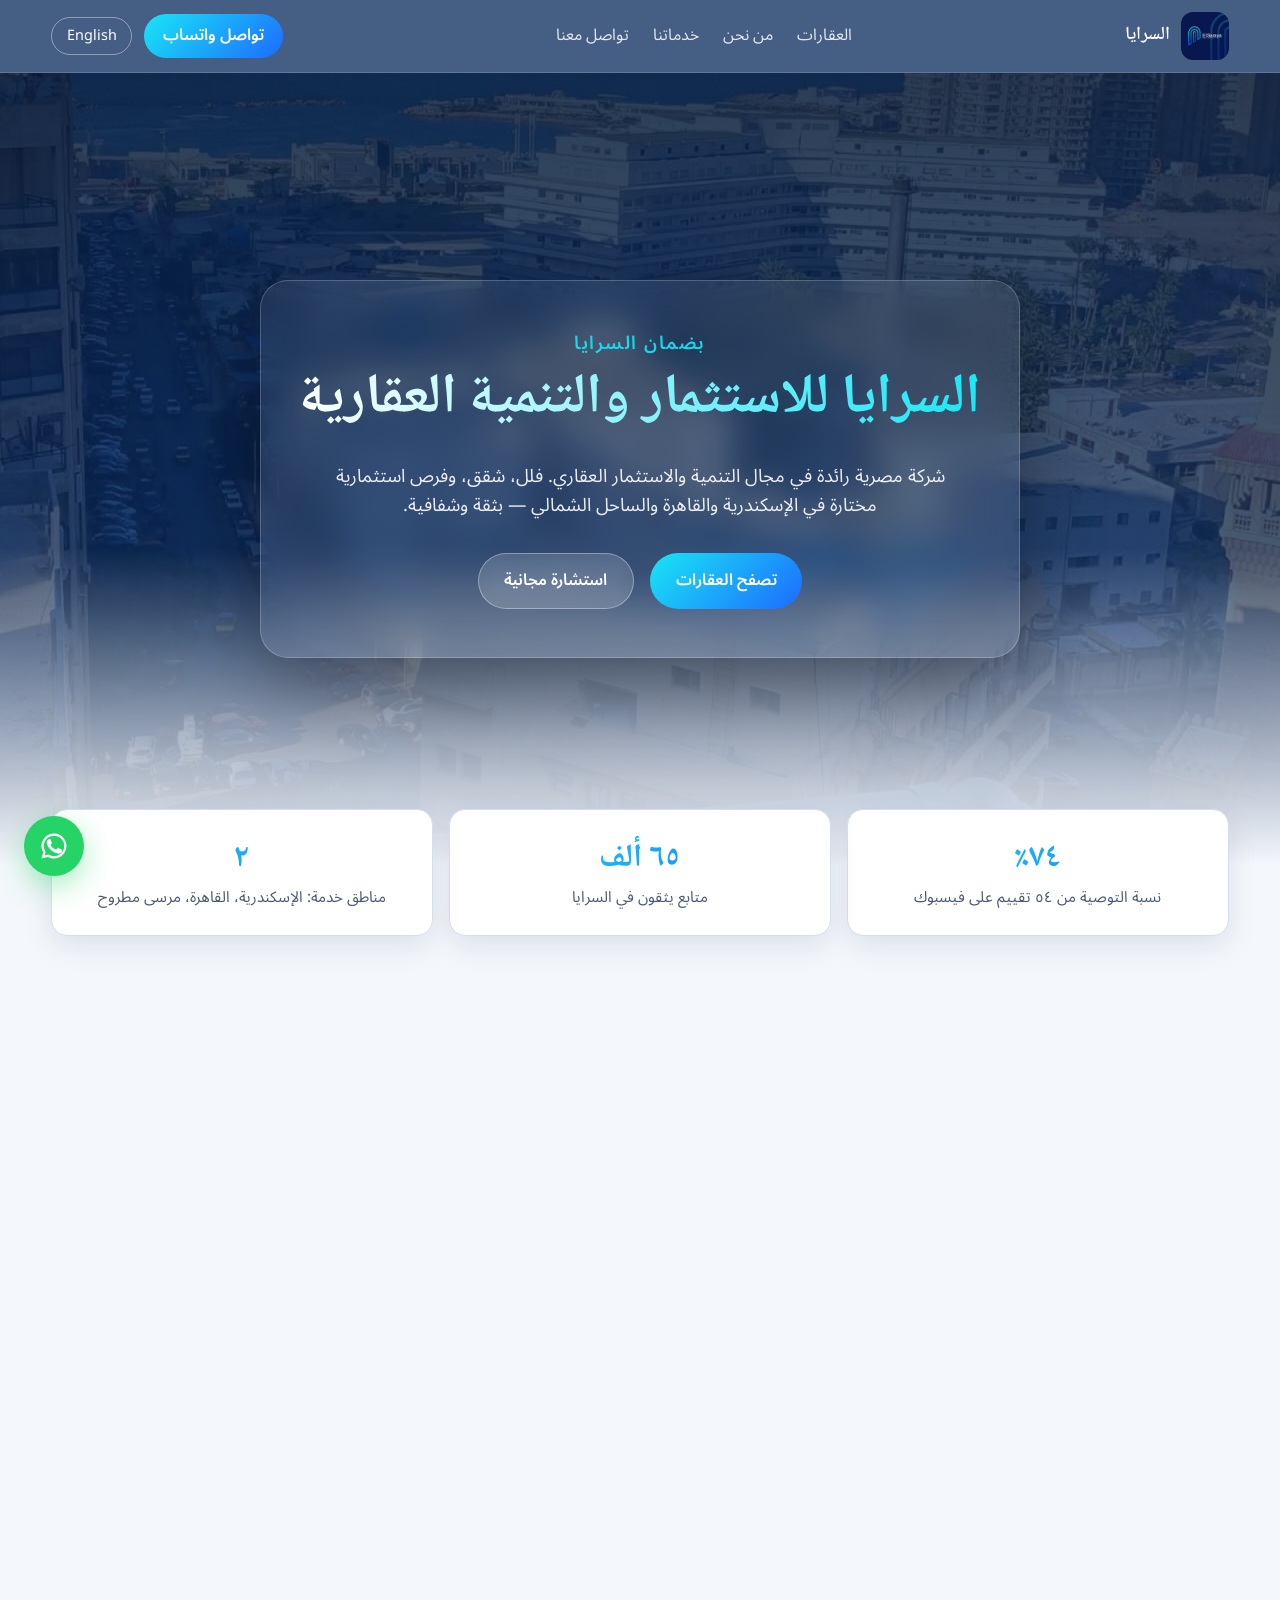
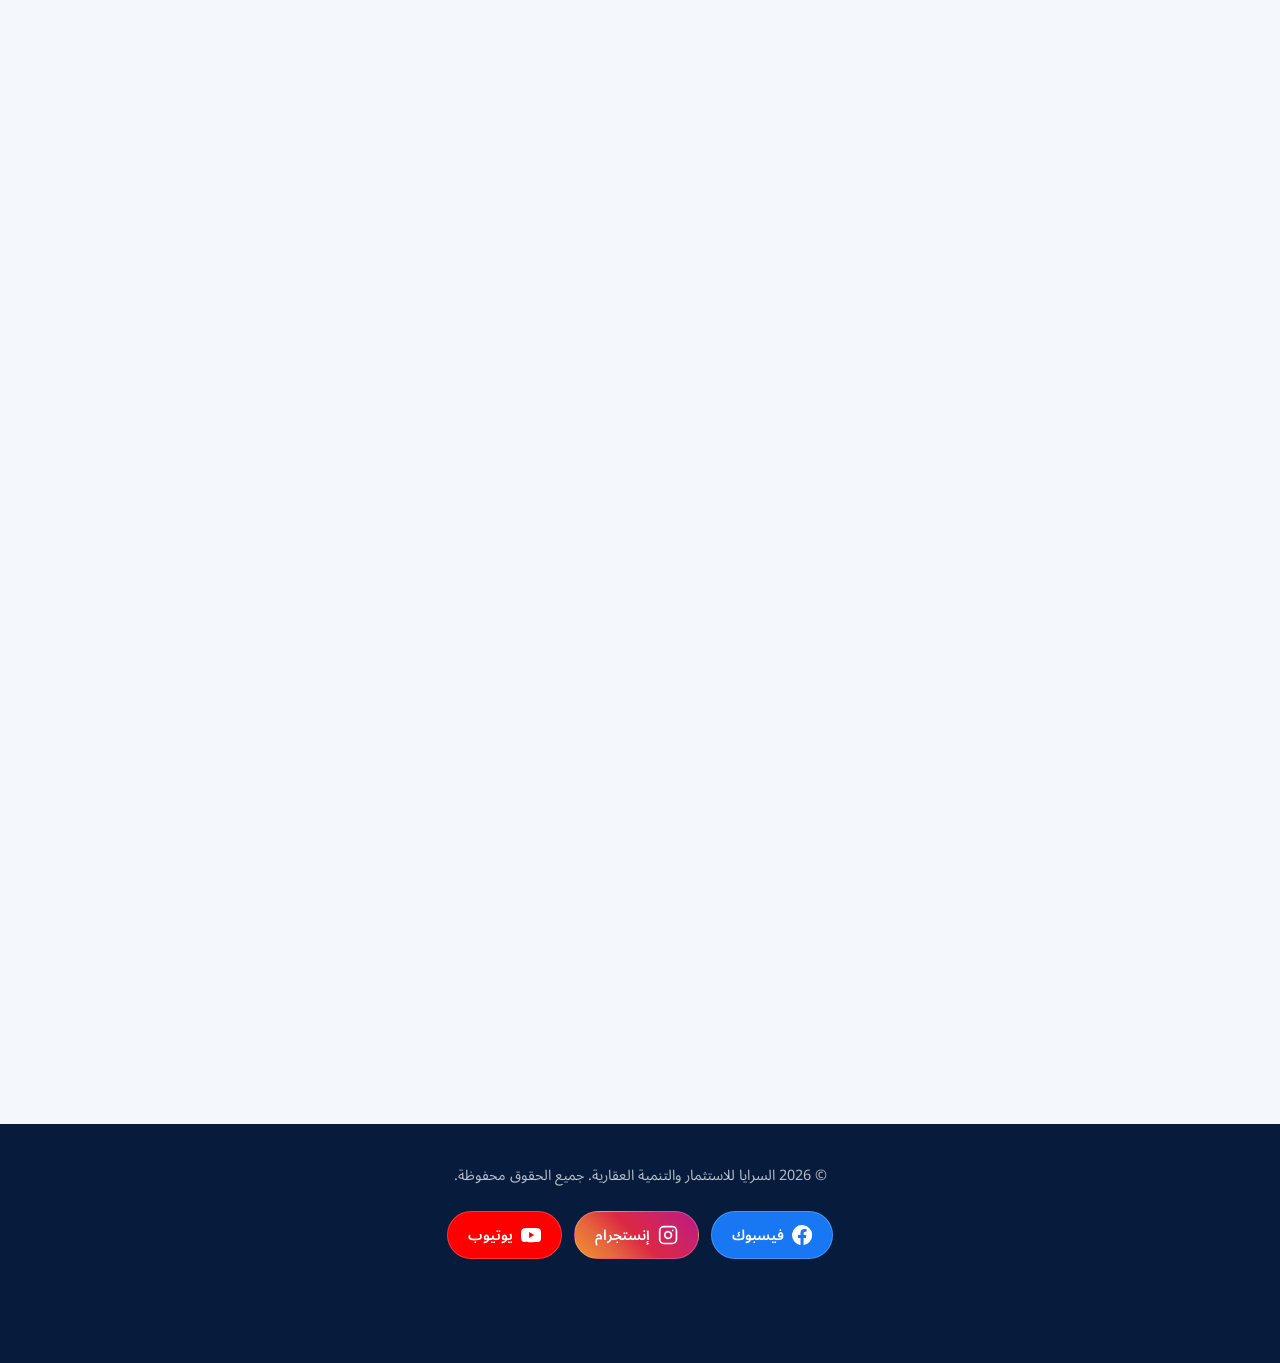
<file: index.html>
<!DOCTYPE html>
<html lang="ar"><head><meta charset="UTF-8"><meta http-equiv="refresh" content="0; url=ar/"><title>السرايا</title></head>
<body><a href="ar/">السرايا للاستثمار والتنمية العقارية</a></body></html>
</file>
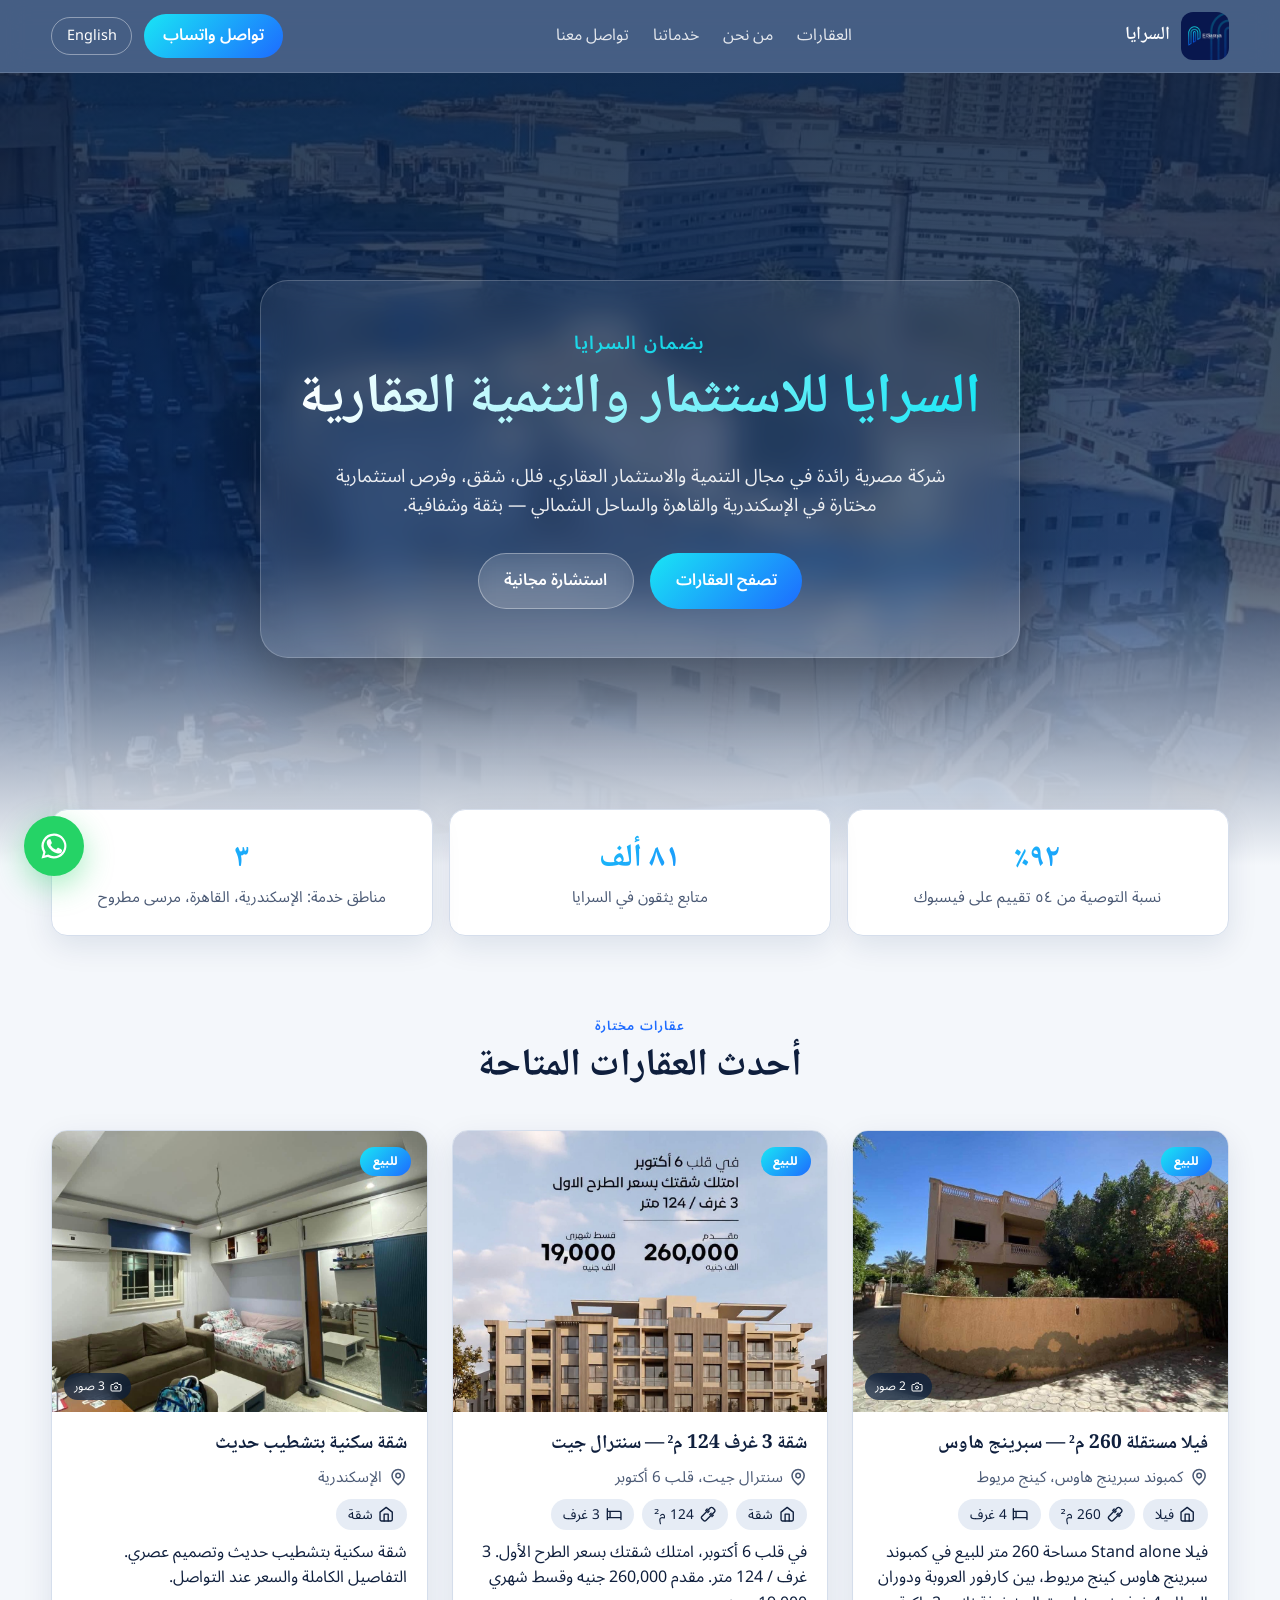
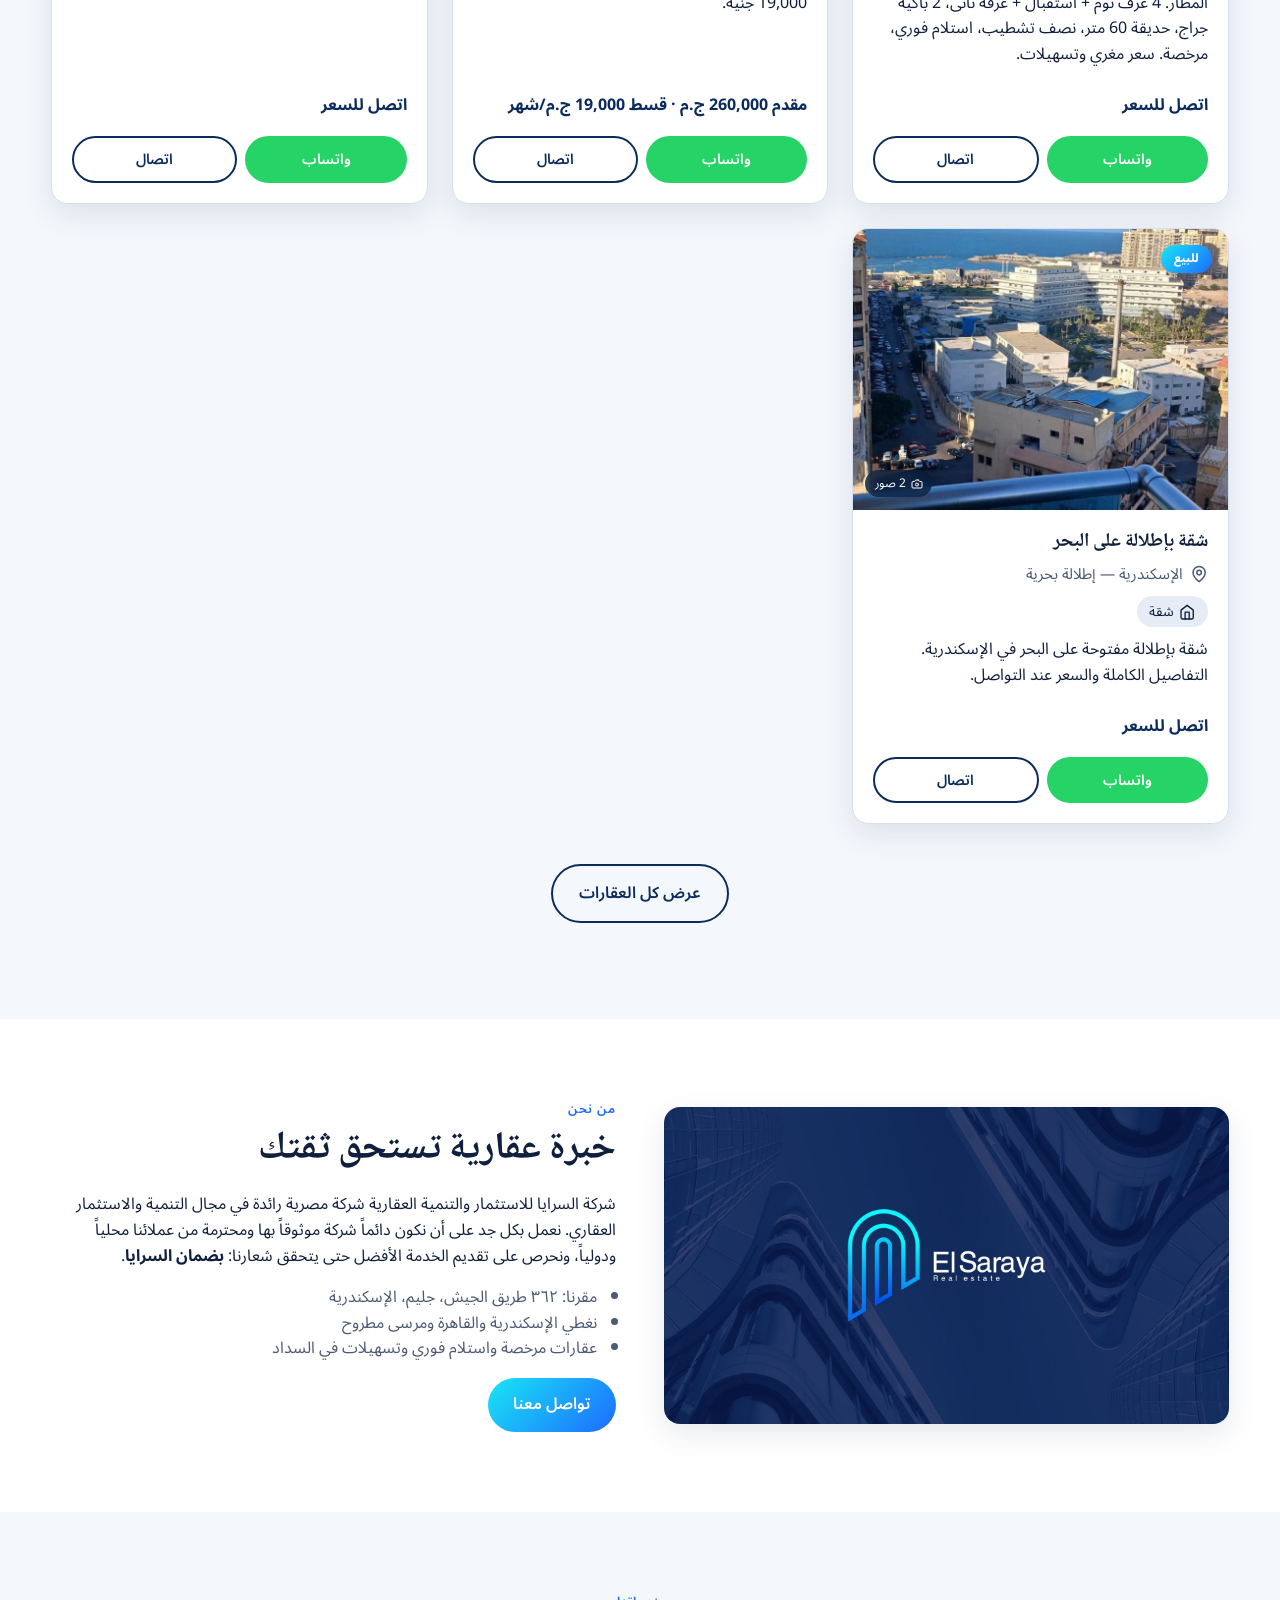
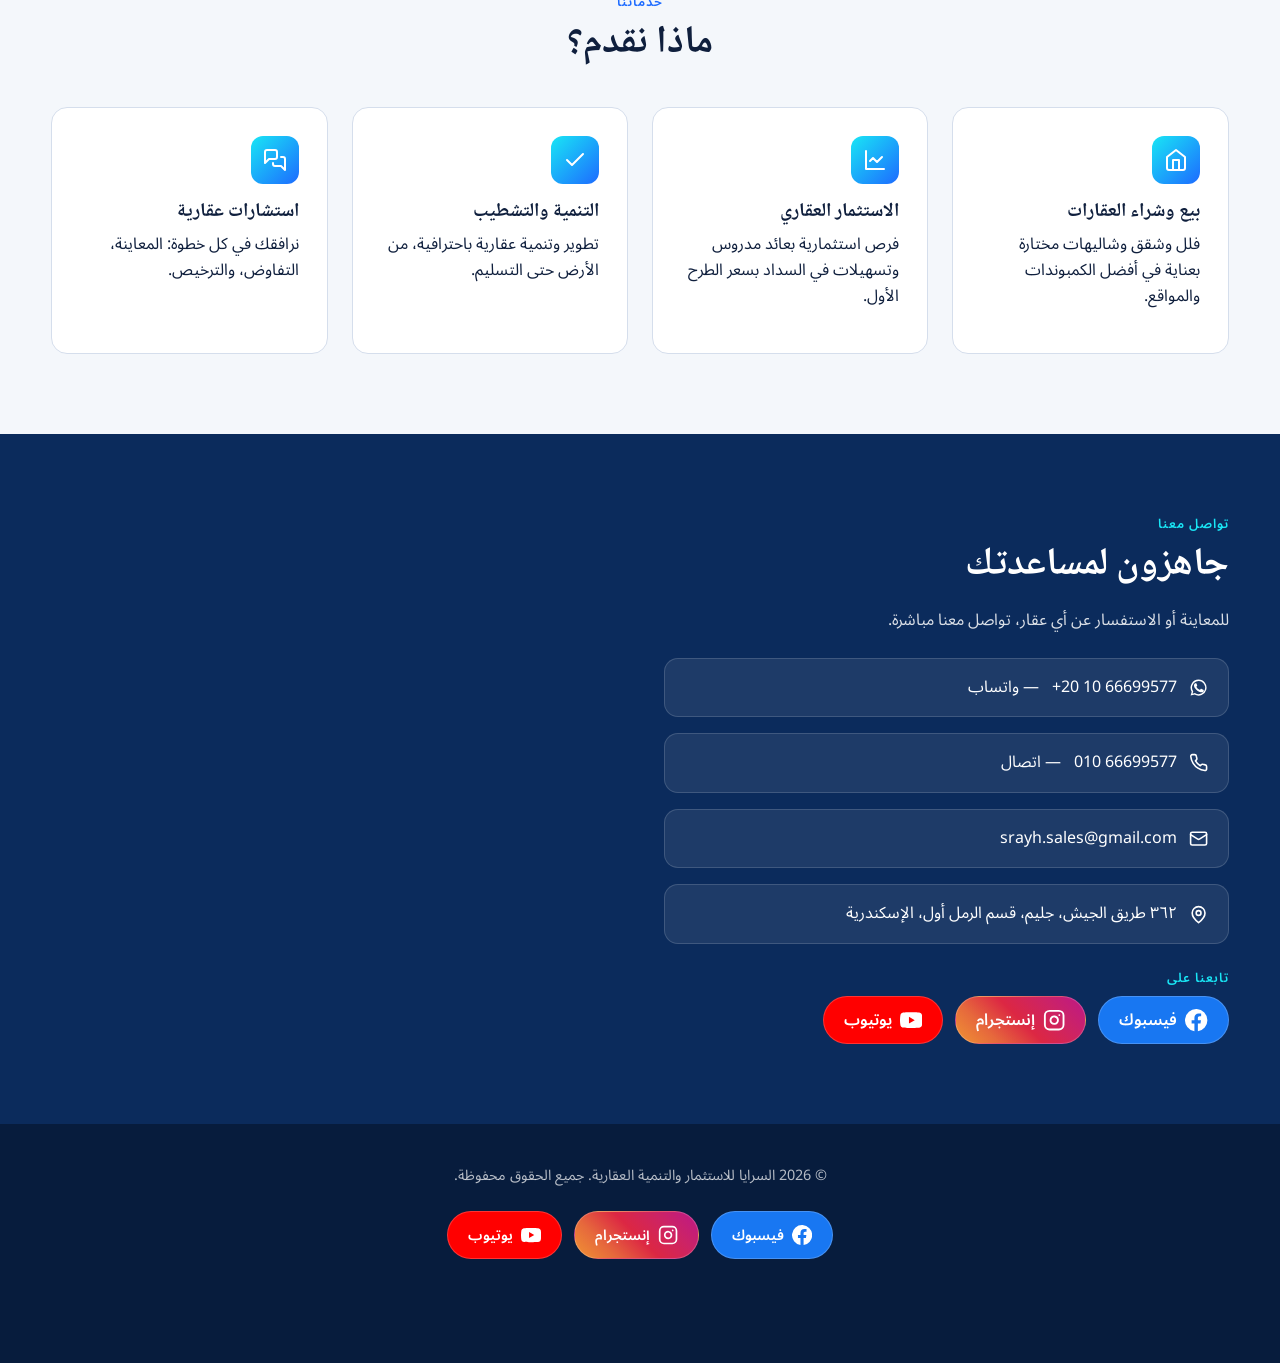
<file: ar/index.html>
<!DOCTYPE html>
<html lang="ar" dir="rtl">
<head>
<meta charset="UTF-8">
<meta name="viewport" content="width=device-width, initial-scale=1">
<title>السرايا للاستثمار والتنمية العقارية | عقارات الإسكندرية</title>
<meta name="description" content="السرايا للاستثمار والتنمية العقارية — شركة مصرية رائدة في التنمية والاستثمار العقاري بالإسكندرية. فلل وشقق للبيع بضمان السرايا.">
<link rel="alternate" hreflang="ar" href="https://mr-h12.github.io/srayh-website/ar/">
<link rel="alternate" hreflang="en" href="https://mr-h12.github.io/srayh-website/en/">
<link rel="icon" href="../assets/img/logo.jpg">
<meta property="og:title" content="السرايا للاستثمار والتنمية العقارية">
<meta property="og:image" content="https://mr-h12.github.io/srayh-website/assets/img/cover.jpg">
<link rel="preconnect" href="https://fonts.googleapis.com">
<link rel="preconnect" href="https://fonts.gstatic.com" crossorigin>
<link href="https://fonts.googleapis.com/css2?family=Noto+Naskh+Arabic:wght@400;500;600;700&family=Noto+Sans+Arabic:wght@300;400;500;700&display=swap" rel="stylesheet">
<link rel="stylesheet" href="../assets/style.css">
</head>
<body>

<header class="nav">
  <div class="container">
    <a class="brand" href="./"><img src="../assets/img/logo.jpg" alt="شعار السرايا"><span>السرايا</span></a>
    <button class="menu-btn" aria-label="القائمة" aria-expanded="false" aria-controls="nav-menu"><svg class="i" viewBox="0 0 24 24" fill="none" stroke="currentColor" stroke-width="2" stroke-linecap="round"><path d="M4 6h16M4 12h16M4 18h16"/></svg></button>
    <ul id="nav-menu">
      <li><a href="#properties">العقارات</a></li>
      <li><a href="#about">من نحن</a></li>
      <li><a href="#services">خدماتنا</a></li>
      <li><a href="#contact">تواصل معنا</a></li>
    </ul>
    <div style="display:flex;gap:.75rem;align-items:center">
      <a class="btn btn-primary nav-cta" href="https://wa.me/201066699577" target="_blank" rel="noopener">تواصل واتساب</a>
      <a class="lang" href="../en/" lang="en" dir="ltr">English</a>
    </div>
  </div>
</header>

<section class="hero">
  <div class="container">
    <div class="hero-card" style="margin-inline:auto">
      <p class="eyebrow" style="color:var(--cyan)">بضمان السرايا</p>
      <h1>السرايا للاستثمار والتنمية العقارية</h1>
      <p>شركة مصرية رائدة في مجال التنمية والاستثمار العقاري. فلل، شقق، وفرص استثمارية مختارة في الإسكندرية والقاهرة والساحل الشمالي — بثقة وشفافية.</p>
      <div class="hero-actions">
        <a class="btn btn-primary" href="#properties">تصفح العقارات</a>
        <a class="btn btn-ghost" href="https://wa.me/201066699577" target="_blank" rel="noopener">استشارة مجانية</a>
      </div>
    </div>
  </div>
</section>

<section class="stats reveal">
  <div class="container">
    <div class="stat"><b data-count="92" data-suffix="٪">٠</b><span>نسبة التوصية من ٥٤ تقييم على فيسبوك</span></div>
    <div class="stat"><b data-count="81" data-suffix=" ألف">٠</b><span>متابع يثقون في السرايا</span></div>
    <div class="stat"><b data-count="3">٠</b><span>مناطق خدمة: الإسكندرية، القاهرة، مرسى مطروح</span></div>
  </div>
</section>

<section id="properties" class="reveal">
  <div class="container">
    <div class="center">
      <p class="eyebrow">عقارات مختارة</p>
      <h2>أحدث العقارات المتاحة</h2>
    </div>
    <div class="grid" id="listings" data-limit="6" style="margin-top:2.5rem"></div>
    <p class="center" style="margin-top:2.5rem"><a class="btn btn-outline" href="listings.html">عرض كل العقارات</a></p>
  </div>
</section>

<section id="about" class="about reveal">
  <div class="container">
    <img src="../assets/img/cover.jpg" alt="السرايا للاستثمار والتنمية العقارية" loading="lazy">
    <div>
      <p class="eyebrow">من نحن</p>
      <h2>خبرة عقارية تستحق ثقتك</h2>
      <p>شركة السرايا للاستثمار والتنمية العقارية شركة مصرية رائدة في مجال التنمية والاستثمار العقاري. نعمل بكل جد على أن نكون دائماً شركة موثوقاً بها ومحترمة من عملائنا محلياً ودولياً، ونحرص على تقديم الخدمة الأفضل حتى يتحقق شعارنا: <strong>بضمان السرايا</strong>.</p>
      <ul>
        <li>مقرنا: ٣٦٢ طريق الجيش، جليم، الإسكندرية</li>
        <li>نغطي الإسكندرية والقاهرة ومرسى مطروح</li>
        <li>عقارات مرخصة واستلام فوري وتسهيلات في السداد</li>
      </ul>
      <a class="btn btn-primary" href="#contact">تواصل معنا</a>
    </div>
  </div>
</section>

<section id="services" class="services reveal">
  <div class="container">
    <div class="center">
      <p class="eyebrow">خدماتنا</p>
      <h2>ماذا نقدم؟</h2>
    </div>
    <div class="grid" style="margin-top:2.5rem">
      <div class="service">
        <div class="ico"><svg viewBox="0 0 24 24" fill="none" stroke="currentColor" stroke-width="2" stroke-linecap="round" stroke-linejoin="round"><path d="m3 9 9-7 9 7v11a2 2 0 0 1-2 2H5a2 2 0 0 1-2-2z"/><path d="M9 22V12h6v10"/></svg></div>
        <h3>بيع وشراء العقارات</h3>
        <p>فلل وشقق وشاليهات مختارة بعناية في أفضل الكمبوندات والمواقع.</p>
      </div>
      <div class="service">
        <div class="ico"><svg viewBox="0 0 24 24" fill="none" stroke="currentColor" stroke-width="2" stroke-linecap="round" stroke-linejoin="round"><path d="M3 3v18h18"/><path d="m19 9-5 5-4-4-3 3"/></svg></div>
        <h3>الاستثمار العقاري</h3>
        <p>فرص استثمارية بعائد مدروس وتسهيلات في السداد بسعر الطرح الأول.</p>
      </div>
      <div class="service">
        <div class="ico"><svg viewBox="0 0 24 24" fill="none" stroke="currentColor" stroke-width="2" stroke-linecap="round" stroke-linejoin="round"><path d="M20 6 9 17l-5-5"/></svg></div>
        <h3>التنمية والتشطيب</h3>
        <p>تطوير وتنمية عقارية باحترافية، من الأرض حتى التسليم.</p>
      </div>
      <div class="service">
        <div class="ico"><svg viewBox="0 0 24 24" fill="none" stroke="currentColor" stroke-width="2" stroke-linecap="round" stroke-linejoin="round"><path d="M14 9a2 2 0 0 1-2 2H6l-4 4V4c0-1.1.9-2 2-2h8a2 2 0 0 1 2 2z"/><path d="M18 9h2a2 2 0 0 1 2 2v11l-4-4h-6a2 2 0 0 1-2-2v-1"/></svg></div>
        <h3>استشارات عقارية</h3>
        <p>نرافقك في كل خطوة: المعاينة، التفاوض، والترخيص.</p>
      </div>
    </div>
  </div>
</section>

<section id="contact" class="contact reveal">
  <div class="container">
    <div>
      <p class="eyebrow" style="color:var(--cyan)">تواصل معنا</p>
      <h2>جاهزون لمساعدتك</h2>
      <p style="opacity:.85">للمعاينة أو الاستفسار عن أي عقار، تواصل معنا مباشرة.</p>
      <ul class="contact-list">
        <li><a href="https://wa.me/201066699577" target="_blank" rel="noopener"><svg class="i" viewBox="0 0 24 24" fill="currentColor"><path d="M17.5 14.4c-.3-.1-1.8-.9-2-1s-.5-.1-.7.1-.8 1-.9 1.2-.3.2-.6.1a8 8 0 0 1-4-3.5c-.3-.5.3-.5.9-1.6.1-.2 0-.4 0-.5l-.9-2.2c-.2-.6-.5-.5-.7-.5h-.6a1.1 1.1 0 0 0-.8.4 3.4 3.4 0 0 0-1 2.5c0 1.5 1.1 2.9 1.2 3.1s2.1 3.3 5.2 4.6c1.9.8 2.7.9 3.6.8.6-.1 1.8-.7 2-1.4.3-.7.3-1.3.2-1.4l-.6-.3zM12 2a10 10 0 0 0-8.6 15.1L2 22l5-1.3A10 10 0 1 0 12 2zm0 18.2a8.2 8.2 0 0 1-4.2-1.2l-.3-.2-3 .8.8-2.9-.2-.3A8.2 8.2 0 1 1 12 20.2z"/></svg><span dir="ltr">+20 10 66699577</span> — واتساب</a></li>
        <li><a href="tel:+201066699577"><svg class="i" viewBox="0 0 24 24" fill="none" stroke="currentColor" stroke-width="2" stroke-linecap="round" stroke-linejoin="round"><path d="M22 16.9v3a2 2 0 0 1-2.2 2 19.8 19.8 0 0 1-8.6-3 19.5 19.5 0 0 1-6-6 19.8 19.8 0 0 1-3-8.7A2 2 0 0 1 4.1 2h3a2 2 0 0 1 2 1.7c.1 1 .4 1.9.7 2.8a2 2 0 0 1-.5 2.1L8.1 9.9a16 16 0 0 0 6 6l1.3-1.3a2 2 0 0 1 2.1-.4c.9.3 1.8.6 2.8.7a2 2 0 0 1 1.7 2z"/></svg><span dir="ltr">010 66699577</span> — اتصال</a></li>
        <li><a href="mailto:srayh.sales@gmail.com"><svg class="i" viewBox="0 0 24 24" fill="none" stroke="currentColor" stroke-width="2" stroke-linecap="round" stroke-linejoin="round"><rect width="20" height="16" x="2" y="4" rx="2"/><path d="m22 7-8.97 5.7a1.94 1.94 0 0 1-2.06 0L2 7"/></svg><span dir="ltr">srayh.sales@gmail.com</span></a></li>
        <li><a href="https://maps.google.com/?q=362+El+Geish+Road+Gleem+Alexandria" target="_blank" rel="noopener"><svg class="i" viewBox="0 0 24 24" fill="none" stroke="currentColor" stroke-width="2" stroke-linecap="round" stroke-linejoin="round"><path d="M20 10c0 6-8 12-8 12s-8-6-8-12a8 8 0 0 1 16 0Z"/><circle cx="12" cy="10" r="3"/></svg>٣٦٢ طريق الجيش، جليم، قسم الرمل أول، الإسكندرية</a></li>
      </ul>
      <p class="eyebrow" style="color:var(--cyan)">تابعنا على</p>
      <div class="social">
      <a class="soc soc-fb" href="https://www.facebook.com/srayh" target="_blank" rel="noopener"><svg class="i" viewBox="0 0 24 24" fill="currentColor"><path d="M24 12a12 12 0 1 0-13.9 11.9v-8.4H7.1V12h3V9.4c0-3 1.8-4.7 4.5-4.7 1.3 0 2.7.2 2.7.2v3h-1.5c-1.5 0-2 .9-2 1.9V12h3.3l-.5 3.5h-2.8v8.4A12 12 0 0 0 24 12z"/></svg><span>فيسبوك</span></a>
      <a class="soc soc-ig" href="https://www.instagram.com/srayh1" target="_blank" rel="noopener"><svg class="i" viewBox="0 0 24 24" fill="none" stroke="currentColor" stroke-width="2" stroke-linecap="round" stroke-linejoin="round"><rect width="20" height="20" x="2" y="2" rx="5"/><path d="M16 11.4A4 4 0 1 1 12.6 8a4 4 0 0 1 3.4 3.4z"/><path d="M17.5 6.5h0"/></svg><span>إنستجرام</span></a>
      <a class="soc soc-yt" href="https://youtube.com/@srayhchannel" target="_blank" rel="noopener"><svg class="i" viewBox="0 0 24 24" fill="currentColor"><path d="M23.5 6.2a3 3 0 0 0-2.1-2.1C19.5 3.6 12 3.6 12 3.6s-7.5 0-9.4.5A3 3 0 0 0 .5 6.2 31 31 0 0 0 0 12a31 31 0 0 0 .5 5.8 3 3 0 0 0 2.1 2.1c1.9.5 9.4.5 9.4.5s7.5 0 9.4-.5a3 3 0 0 0 2.1-2.1A31 31 0 0 0 24 12a31 31 0 0 0-.5-5.8zM9.6 15.6V8.4l6.2 3.6-6.2 3.6z"/></svg><span>يوتيوب</span></a>
    </div>
    </div>
    <iframe title="موقع السرايا على الخريطة" src="https://maps.google.com/maps?q=362+El+Geish+Road+Gleem+Alexandria+Egypt&z=16&output=embed" loading="lazy" referrerpolicy="no-referrer-when-downgrade"></iframe>
  </div>
</section>

<footer>
  <div class="container">
    <span>© <span id="y"></span> السرايا للاستثمار والتنمية العقارية. جميع الحقوق محفوظة.</span>
    <div class="social">
      <a class="soc soc-fb" href="https://www.facebook.com/srayh" target="_blank" rel="noopener"><svg class="i" viewBox="0 0 24 24" fill="currentColor"><path d="M24 12a12 12 0 1 0-13.9 11.9v-8.4H7.1V12h3V9.4c0-3 1.8-4.7 4.5-4.7 1.3 0 2.7.2 2.7.2v3h-1.5c-1.5 0-2 .9-2 1.9V12h3.3l-.5 3.5h-2.8v8.4A12 12 0 0 0 24 12z"/></svg><span>فيسبوك</span></a>
      <a class="soc soc-ig" href="https://www.instagram.com/srayh1" target="_blank" rel="noopener"><svg class="i" viewBox="0 0 24 24" fill="none" stroke="currentColor" stroke-width="2" stroke-linecap="round" stroke-linejoin="round"><rect width="20" height="20" x="2" y="2" rx="5"/><path d="M16 11.4A4 4 0 1 1 12.6 8a4 4 0 0 1 3.4 3.4z"/><path d="M17.5 6.5h0"/></svg><span>إنستجرام</span></a>
      <a class="soc soc-yt" href="https://youtube.com/@srayhchannel" target="_blank" rel="noopener"><svg class="i" viewBox="0 0 24 24" fill="currentColor"><path d="M23.5 6.2a3 3 0 0 0-2.1-2.1C19.5 3.6 12 3.6 12 3.6s-7.5 0-9.4.5A3 3 0 0 0 .5 6.2 31 31 0 0 0 0 12a31 31 0 0 0 .5 5.8 3 3 0 0 0 2.1 2.1c1.9.5 9.4.5 9.4.5s7.5 0 9.4-.5a3 3 0 0 0 2.1-2.1A31 31 0 0 0 24 12a31 31 0 0 0-.5-5.8zM9.6 15.6V8.4l6.2 3.6-6.2 3.6z"/></svg><span>يوتيوب</span></a>
    </div>
  </div>
</footer>

<dialog class="lightbox" id="lightbox" aria-label="معرض الصور">
  <button class="lb-close" data-lb="close" aria-label="إغلاق">&times;</button>
  <button class="lb-nav lb-prev" data-lb="prev" aria-label="السابق"><svg viewBox="0 0 24 24" fill="none" stroke="currentColor" stroke-width="2.5" stroke-linecap="round" stroke-linejoin="round"><path d="m15 18-6-6 6-6"/></svg></button>
  <figure><img alt=""><figcaption></figcaption></figure>
  <button class="lb-nav lb-next" data-lb="next" aria-label="التالي"><svg viewBox="0 0 24 24" fill="none" stroke="currentColor" stroke-width="2.5" stroke-linecap="round" stroke-linejoin="round"><path d="m9 18 6-6-6-6"/></svg></button>
</dialog>
<a class="to-top" href="#" aria-label="العودة للأعلى"><svg viewBox="0 0 24 24" fill="none" stroke="currentColor" stroke-width="2.5" stroke-linecap="round" stroke-linejoin="round"><path d="m18 15-6-6-6 6"/></svg></a>
<a class="wa-float" href="https://wa.me/201066699577" target="_blank" rel="noopener" aria-label="تواصل عبر واتساب"><svg viewBox="0 0 24 24" fill="currentColor"><path d="M17.5 14.4c-.3-.1-1.8-.9-2-1s-.5-.1-.7.1-.8 1-.9 1.2-.3.2-.6.1a8 8 0 0 1-4-3.5c-.3-.5.3-.5.9-1.6.1-.2 0-.4 0-.5l-.9-2.2c-.2-.6-.5-.5-.7-.5h-.6a1.1 1.1 0 0 0-.8.4 3.4 3.4 0 0 0-1 2.5c0 1.5 1.1 2.9 1.2 3.1s2.1 3.3 5.2 4.6c1.9.8 2.7.9 3.6.8.6-.1 1.8-.7 2-1.4.3-.7.3-1.3.2-1.4l-.6-.3zM12 2a10 10 0 0 0-8.6 15.1L2 22l5-1.3A10 10 0 1 0 12 2zm0 18.2a8.2 8.2 0 0 1-4.2-1.2l-.3-.2-3 .8.8-2.9-.2-.3A8.2 8.2 0 1 1 12 20.2z"/></svg></a>

<script>document.getElementById('y').textContent = new Date().getFullYear();</script>
<script src="../assets/app.js"></script>
</body>
</html>
</file>
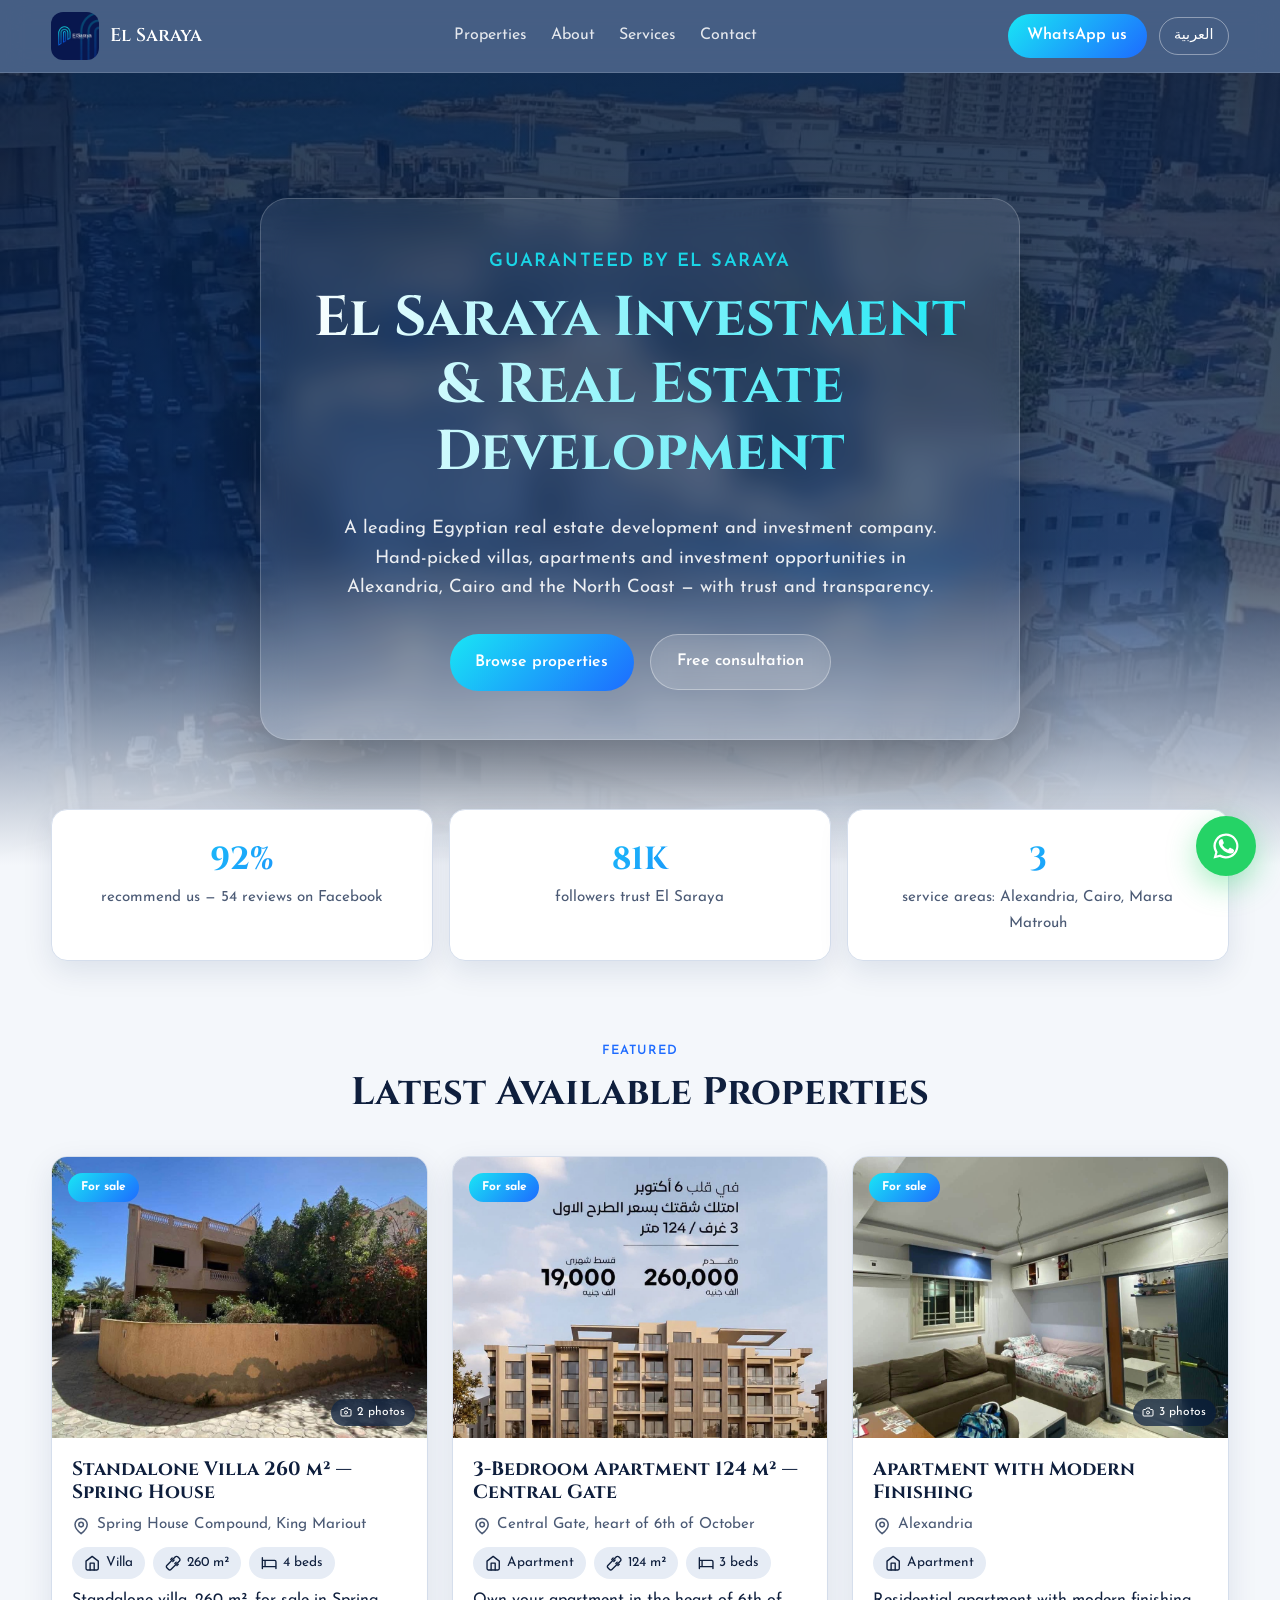
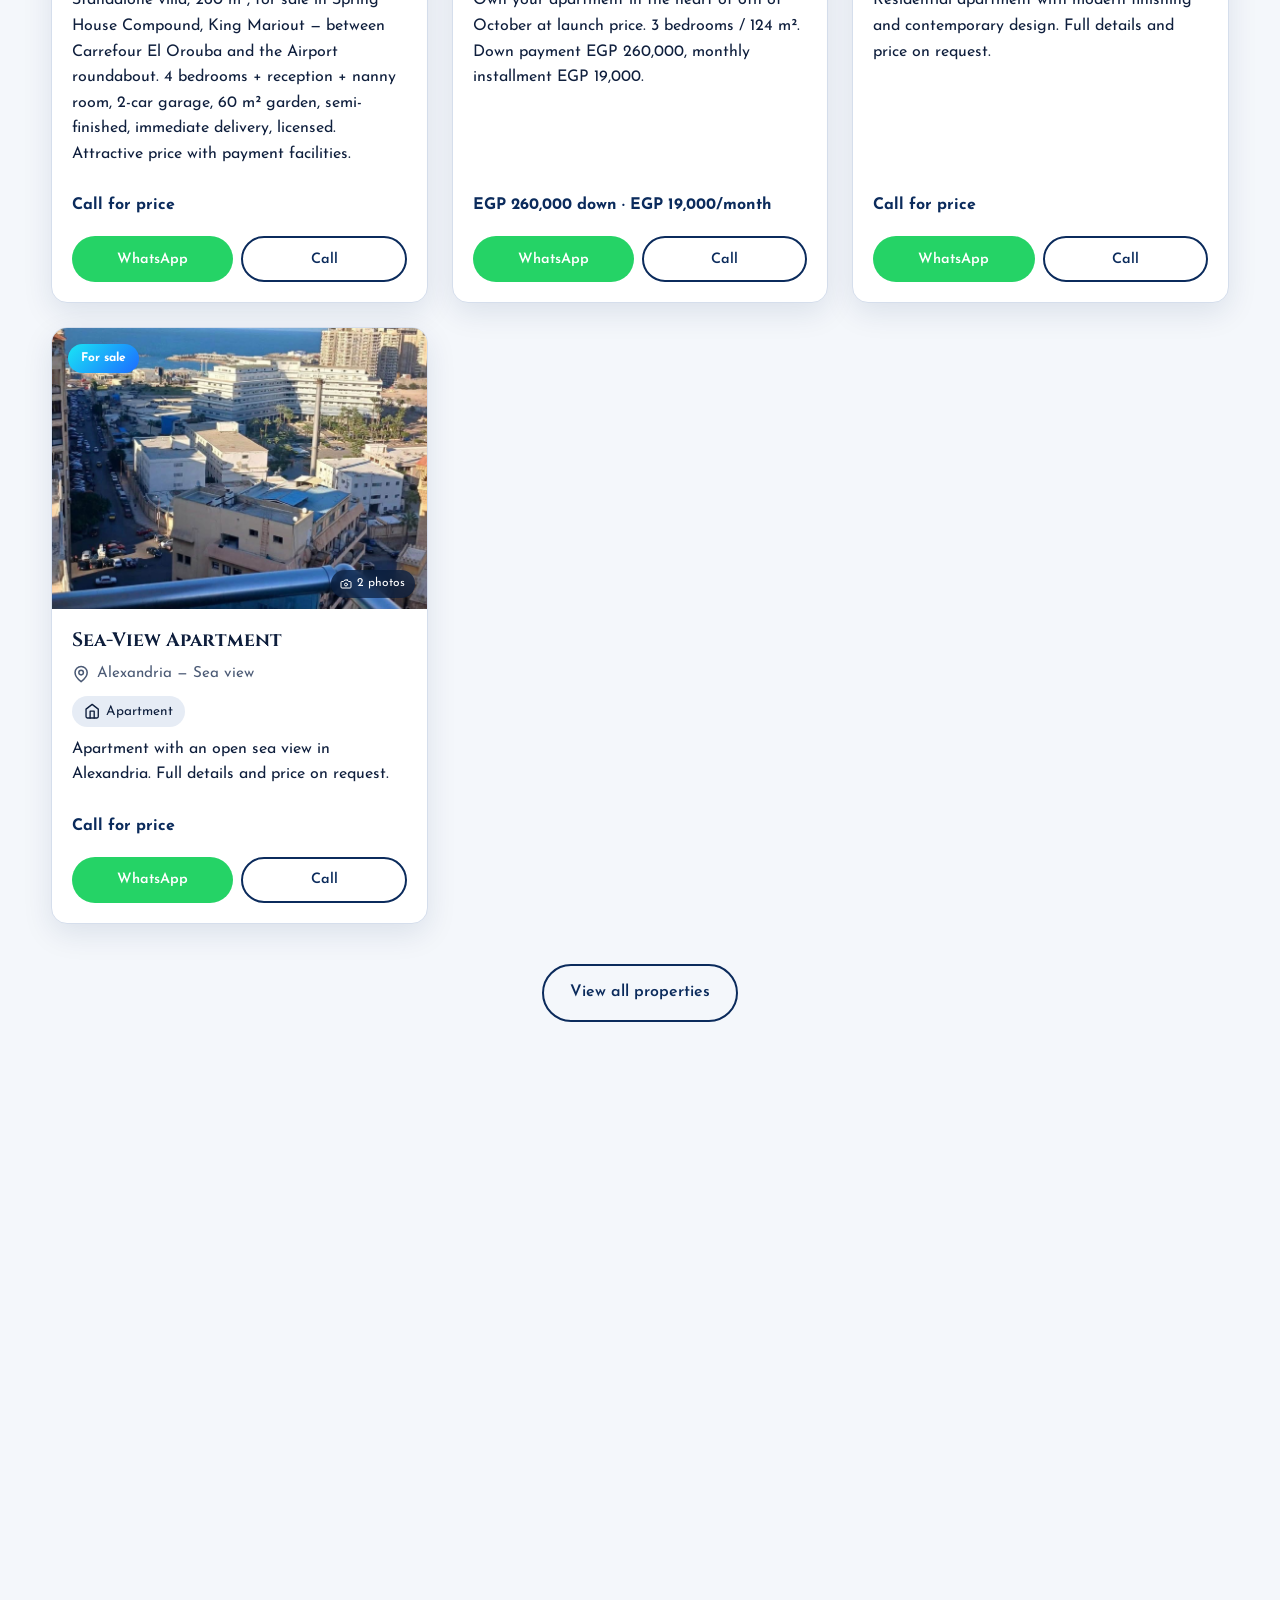
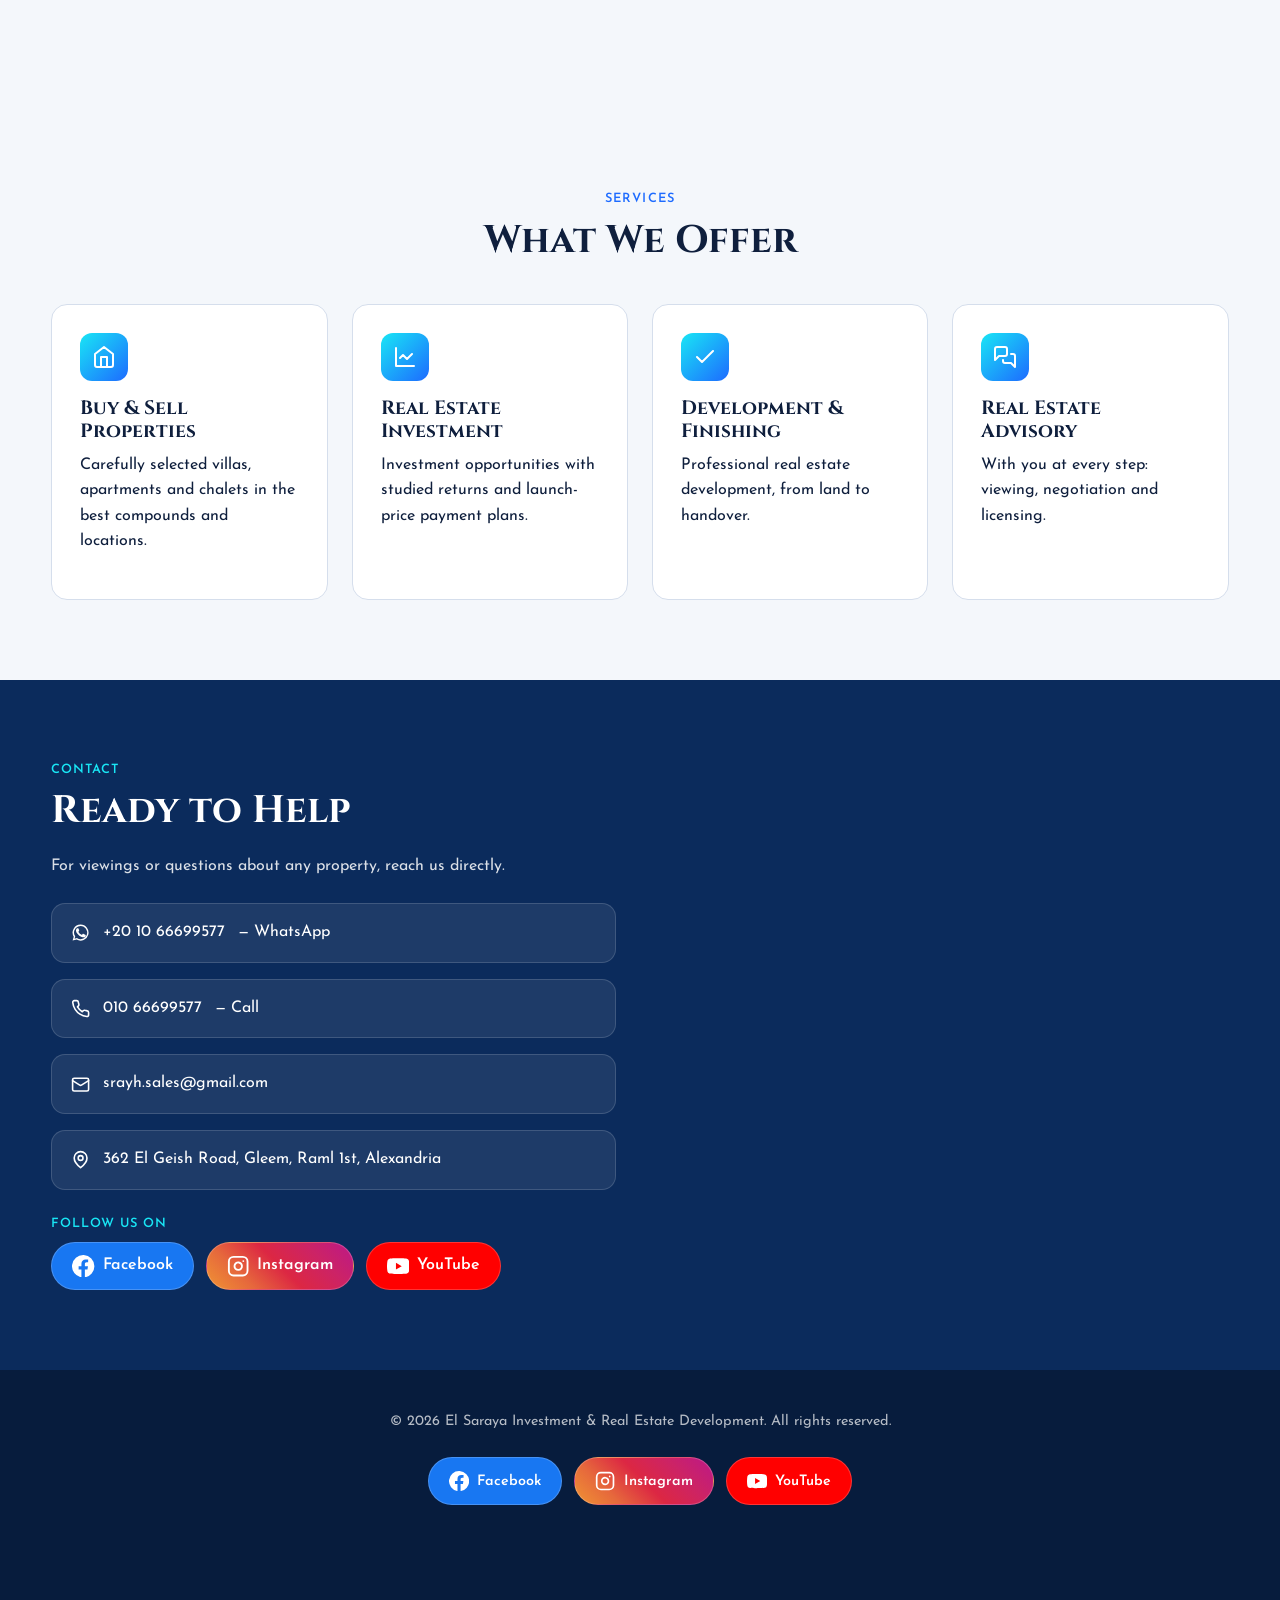
<file: en/index.html>
<!DOCTYPE html>
<html lang="en" dir="ltr">
<head>
<meta charset="UTF-8">
<meta name="viewport" content="width=device-width, initial-scale=1">
<title>El Saraya Investment &amp; Real Estate Development | Alexandria Properties</title>
<meta name="description" content="El Saraya Investment &amp; Real Estate Development — a leading Egyptian real estate developer in Alexandria. Villas and apartments for sale, guaranteed by El Saraya.">
<link rel="alternate" hreflang="ar" href="https://mr-h12.github.io/srayh-website/ar/">
<link rel="alternate" hreflang="en" href="https://mr-h12.github.io/srayh-website/en/">
<link rel="icon" href="../assets/img/logo.jpg">
<meta property="og:title" content="El Saraya Investment &amp; Real Estate Development">
<meta property="og:image" content="https://mr-h12.github.io/srayh-website/assets/img/cover.jpg">
<link rel="preconnect" href="https://fonts.googleapis.com">
<link rel="preconnect" href="https://fonts.gstatic.com" crossorigin>
<link href="https://fonts.googleapis.com/css2?family=Cinzel:wght@400;500;600;700&family=Josefin+Sans:wght@300;400;500;600;700&display=swap" rel="stylesheet">
<link rel="stylesheet" href="../assets/style.css">
</head>
<body>

<header class="nav">
  <div class="container">
    <a class="brand" href="./"><img src="../assets/img/logo.jpg" alt="El Saraya logo"><span>El Saraya</span></a>
    <button class="menu-btn" aria-label="Menu" aria-expanded="false" aria-controls="nav-menu"><svg class="i" viewBox="0 0 24 24" fill="none" stroke="currentColor" stroke-width="2" stroke-linecap="round"><path d="M4 6h16M4 12h16M4 18h16"/></svg></button>
    <ul id="nav-menu">
      <li><a href="#properties">Properties</a></li>
      <li><a href="#about">About</a></li>
      <li><a href="#services">Services</a></li>
      <li><a href="#contact">Contact</a></li>
    </ul>
    <div style="display:flex;gap:.75rem;align-items:center">
      <a class="btn btn-primary nav-cta" href="https://wa.me/201066699577" target="_blank" rel="noopener">WhatsApp us</a>
      <a class="lang" href="../ar/" lang="ar" dir="rtl">العربية</a>
    </div>
  </div>
</header>

<section class="hero">
  <div class="container">
    <div class="hero-card" style="margin-inline:auto">
      <p class="eyebrow" style="color:var(--cyan)">Guaranteed by El Saraya</p>
      <h1>El Saraya Investment &amp; Real Estate Development</h1>
      <p>A leading Egyptian real estate development and investment company. Hand-picked villas, apartments and investment opportunities in Alexandria, Cairo and the North Coast — with trust and transparency.</p>
      <div class="hero-actions">
        <a class="btn btn-primary" href="#properties">Browse properties</a>
        <a class="btn btn-ghost" href="https://wa.me/201066699577" target="_blank" rel="noopener">Free consultation</a>
      </div>
    </div>
  </div>
</section>

<section class="stats reveal">
  <div class="container">
    <div class="stat"><b data-count="92" data-suffix="%">0</b><span>recommend us — 54 reviews on Facebook</span></div>
    <div class="stat"><b data-count="81" data-suffix="K">0</b><span>followers trust El Saraya</span></div>
    <div class="stat"><b data-count="3">0</b><span>service areas: Alexandria, Cairo, Marsa Matrouh</span></div>
  </div>
</section>

<section id="properties" class="reveal">
  <div class="container">
    <div class="center">
      <p class="eyebrow">Featured</p>
      <h2>Latest Available Properties</h2>
    </div>
    <div class="grid" id="listings" data-limit="6" style="margin-top:2.5rem"></div>
    <p class="center" style="margin-top:2.5rem"><a class="btn btn-outline" href="listings.html">View all properties</a></p>
  </div>
</section>

<section id="about" class="about reveal">
  <div class="container">
    <img src="../assets/img/cover.jpg" alt="El Saraya Real Estate" loading="lazy">
    <div>
      <p class="eyebrow">About us</p>
      <h2>Real Estate Expertise You Can Trust</h2>
      <p>El Saraya Investment &amp; Real Estate Development is a leading Egyptian company in real estate development and investment. We work hard to remain a trusted and respected company for our clients locally and internationally, delivering the best service so our motto holds true: <strong>Guaranteed by El Saraya</strong>.</p>
      <ul>
        <li>Head office: 362 El Geish Road, Gleem, Alexandria</li>
        <li>Serving Alexandria, Cairo and Marsa Matrouh</li>
        <li>Licensed properties, immediate delivery, flexible payment plans</li>
      </ul>
      <a class="btn btn-primary" href="#contact">Contact us</a>
    </div>
  </div>
</section>

<section id="services" class="services reveal">
  <div class="container">
    <div class="center">
      <p class="eyebrow">Services</p>
      <h2>What We Offer</h2>
    </div>
    <div class="grid" style="margin-top:2.5rem">
      <div class="service">
        <div class="ico"><svg viewBox="0 0 24 24" fill="none" stroke="currentColor" stroke-width="2" stroke-linecap="round" stroke-linejoin="round"><path d="m3 9 9-7 9 7v11a2 2 0 0 1-2 2H5a2 2 0 0 1-2-2z"/><path d="M9 22V12h6v10"/></svg></div>
        <h3>Buy &amp; Sell Properties</h3>
        <p>Carefully selected villas, apartments and chalets in the best compounds and locations.</p>
      </div>
      <div class="service">
        <div class="ico"><svg viewBox="0 0 24 24" fill="none" stroke="currentColor" stroke-width="2" stroke-linecap="round" stroke-linejoin="round"><path d="M3 3v18h18"/><path d="m19 9-5 5-4-4-3 3"/></svg></div>
        <h3>Real Estate Investment</h3>
        <p>Investment opportunities with studied returns and launch-price payment plans.</p>
      </div>
      <div class="service">
        <div class="ico"><svg viewBox="0 0 24 24" fill="none" stroke="currentColor" stroke-width="2" stroke-linecap="round" stroke-linejoin="round"><path d="M20 6 9 17l-5-5"/></svg></div>
        <h3>Development &amp; Finishing</h3>
        <p>Professional real estate development, from land to handover.</p>
      </div>
      <div class="service">
        <div class="ico"><svg viewBox="0 0 24 24" fill="none" stroke="currentColor" stroke-width="2" stroke-linecap="round" stroke-linejoin="round"><path d="M14 9a2 2 0 0 1-2 2H6l-4 4V4c0-1.1.9-2 2-2h8a2 2 0 0 1 2 2z"/><path d="M18 9h2a2 2 0 0 1 2 2v11l-4-4h-6a2 2 0 0 1-2-2v-1"/></svg></div>
        <h3>Real Estate Advisory</h3>
        <p>With you at every step: viewing, negotiation and licensing.</p>
      </div>
    </div>
  </div>
</section>

<section id="contact" class="contact reveal">
  <div class="container">
    <div>
      <p class="eyebrow" style="color:var(--cyan)">Contact</p>
      <h2>Ready to Help</h2>
      <p style="opacity:.85">For viewings or questions about any property, reach us directly.</p>
      <ul class="contact-list">
        <li><a href="https://wa.me/201066699577" target="_blank" rel="noopener"><svg class="i" viewBox="0 0 24 24" fill="currentColor"><path d="M17.5 14.4c-.3-.1-1.8-.9-2-1s-.5-.1-.7.1-.8 1-.9 1.2-.3.2-.6.1a8 8 0 0 1-4-3.5c-.3-.5.3-.5.9-1.6.1-.2 0-.4 0-.5l-.9-2.2c-.2-.6-.5-.5-.7-.5h-.6a1.1 1.1 0 0 0-.8.4 3.4 3.4 0 0 0-1 2.5c0 1.5 1.1 2.9 1.2 3.1s2.1 3.3 5.2 4.6c1.9.8 2.7.9 3.6.8.6-.1 1.8-.7 2-1.4.3-.7.3-1.3.2-1.4l-.6-.3zM12 2a10 10 0 0 0-8.6 15.1L2 22l5-1.3A10 10 0 1 0 12 2zm0 18.2a8.2 8.2 0 0 1-4.2-1.2l-.3-.2-3 .8.8-2.9-.2-.3A8.2 8.2 0 1 1 12 20.2z"/></svg><span dir="ltr">+20 10 66699577</span> — WhatsApp</a></li>
        <li><a href="tel:+201066699577"><svg class="i" viewBox="0 0 24 24" fill="none" stroke="currentColor" stroke-width="2" stroke-linecap="round" stroke-linejoin="round"><path d="M22 16.9v3a2 2 0 0 1-2.2 2 19.8 19.8 0 0 1-8.6-3 19.5 19.5 0 0 1-6-6 19.8 19.8 0 0 1-3-8.7A2 2 0 0 1 4.1 2h3a2 2 0 0 1 2 1.7c.1 1 .4 1.9.7 2.8a2 2 0 0 1-.5 2.1L8.1 9.9a16 16 0 0 0 6 6l1.3-1.3a2 2 0 0 1 2.1-.4c.9.3 1.8.6 2.8.7a2 2 0 0 1 1.7 2z"/></svg><span dir="ltr">010 66699577</span> — Call</a></li>
        <li><a href="mailto:srayh.sales@gmail.com"><svg class="i" viewBox="0 0 24 24" fill="none" stroke="currentColor" stroke-width="2" stroke-linecap="round" stroke-linejoin="round"><rect width="20" height="16" x="2" y="4" rx="2"/><path d="m22 7-8.97 5.7a1.94 1.94 0 0 1-2.06 0L2 7"/></svg><span dir="ltr">srayh.sales@gmail.com</span></a></li>
        <li><a href="https://maps.google.com/?q=362+El+Geish+Road+Gleem+Alexandria" target="_blank" rel="noopener"><svg class="i" viewBox="0 0 24 24" fill="none" stroke="currentColor" stroke-width="2" stroke-linecap="round" stroke-linejoin="round"><path d="M20 10c0 6-8 12-8 12s-8-6-8-12a8 8 0 0 1 16 0Z"/><circle cx="12" cy="10" r="3"/></svg>362 El Geish Road, Gleem, Raml 1st, Alexandria</a></li>
      </ul>
      <p class="eyebrow" style="color:var(--cyan)">Follow us on</p>
      <div class="social">
      <a class="soc soc-fb" href="https://www.facebook.com/srayh" target="_blank" rel="noopener"><svg class="i" viewBox="0 0 24 24" fill="currentColor"><path d="M24 12a12 12 0 1 0-13.9 11.9v-8.4H7.1V12h3V9.4c0-3 1.8-4.7 4.5-4.7 1.3 0 2.7.2 2.7.2v3h-1.5c-1.5 0-2 .9-2 1.9V12h3.3l-.5 3.5h-2.8v8.4A12 12 0 0 0 24 12z"/></svg><span>Facebook</span></a>
      <a class="soc soc-ig" href="https://www.instagram.com/srayh1" target="_blank" rel="noopener"><svg class="i" viewBox="0 0 24 24" fill="none" stroke="currentColor" stroke-width="2" stroke-linecap="round" stroke-linejoin="round"><rect width="20" height="20" x="2" y="2" rx="5"/><path d="M16 11.4A4 4 0 1 1 12.6 8a4 4 0 0 1 3.4 3.4z"/><path d="M17.5 6.5h0"/></svg><span>Instagram</span></a>
      <a class="soc soc-yt" href="https://youtube.com/@srayhchannel" target="_blank" rel="noopener"><svg class="i" viewBox="0 0 24 24" fill="currentColor"><path d="M23.5 6.2a3 3 0 0 0-2.1-2.1C19.5 3.6 12 3.6 12 3.6s-7.5 0-9.4.5A3 3 0 0 0 .5 6.2 31 31 0 0 0 0 12a31 31 0 0 0 .5 5.8 3 3 0 0 0 2.1 2.1c1.9.5 9.4.5 9.4.5s7.5 0 9.4-.5a3 3 0 0 0 2.1-2.1A31 31 0 0 0 24 12a31 31 0 0 0-.5-5.8zM9.6 15.6V8.4l6.2 3.6-6.2 3.6z"/></svg><span>YouTube</span></a>
    </div>
    </div>
    <iframe title="El Saraya location map" src="https://maps.google.com/maps?q=362+El+Geish+Road+Gleem+Alexandria+Egypt&z=16&output=embed" loading="lazy" referrerpolicy="no-referrer-when-downgrade"></iframe>
  </div>
</section>

<footer>
  <div class="container">
    <span>© <span id="y"></span> El Saraya Investment &amp; Real Estate Development. All rights reserved.</span>
    <div class="social">
      <a class="soc soc-fb" href="https://www.facebook.com/srayh" target="_blank" rel="noopener"><svg class="i" viewBox="0 0 24 24" fill="currentColor"><path d="M24 12a12 12 0 1 0-13.9 11.9v-8.4H7.1V12h3V9.4c0-3 1.8-4.7 4.5-4.7 1.3 0 2.7.2 2.7.2v3h-1.5c-1.5 0-2 .9-2 1.9V12h3.3l-.5 3.5h-2.8v8.4A12 12 0 0 0 24 12z"/></svg><span>Facebook</span></a>
      <a class="soc soc-ig" href="https://www.instagram.com/srayh1" target="_blank" rel="noopener"><svg class="i" viewBox="0 0 24 24" fill="none" stroke="currentColor" stroke-width="2" stroke-linecap="round" stroke-linejoin="round"><rect width="20" height="20" x="2" y="2" rx="5"/><path d="M16 11.4A4 4 0 1 1 12.6 8a4 4 0 0 1 3.4 3.4z"/><path d="M17.5 6.5h0"/></svg><span>Instagram</span></a>
      <a class="soc soc-yt" href="https://youtube.com/@srayhchannel" target="_blank" rel="noopener"><svg class="i" viewBox="0 0 24 24" fill="currentColor"><path d="M23.5 6.2a3 3 0 0 0-2.1-2.1C19.5 3.6 12 3.6 12 3.6s-7.5 0-9.4.5A3 3 0 0 0 .5 6.2 31 31 0 0 0 0 12a31 31 0 0 0 .5 5.8 3 3 0 0 0 2.1 2.1c1.9.5 9.4.5 9.4.5s7.5 0 9.4-.5a3 3 0 0 0 2.1-2.1A31 31 0 0 0 24 12a31 31 0 0 0-.5-5.8zM9.6 15.6V8.4l6.2 3.6-6.2 3.6z"/></svg><span>YouTube</span></a>
    </div>
  </div>
</footer>

<dialog class="lightbox" id="lightbox" aria-label="Photo gallery">
  <button class="lb-close" data-lb="close" aria-label="Close">&times;</button>
  <button class="lb-nav lb-prev" data-lb="prev" aria-label="Previous"><svg viewBox="0 0 24 24" fill="none" stroke="currentColor" stroke-width="2.5" stroke-linecap="round" stroke-linejoin="round"><path d="m15 18-6-6 6-6"/></svg></button>
  <figure><img alt=""><figcaption></figcaption></figure>
  <button class="lb-nav lb-next" data-lb="next" aria-label="Next"><svg viewBox="0 0 24 24" fill="none" stroke="currentColor" stroke-width="2.5" stroke-linecap="round" stroke-linejoin="round"><path d="m9 18 6-6-6-6"/></svg></button>
</dialog>
<a class="to-top" href="#" aria-label="Back to top"><svg viewBox="0 0 24 24" fill="none" stroke="currentColor" stroke-width="2.5" stroke-linecap="round" stroke-linejoin="round"><path d="m18 15-6-6-6 6"/></svg></a>
<a class="wa-float" href="https://wa.me/201066699577" target="_blank" rel="noopener" aria-label="Chat on WhatsApp"><svg viewBox="0 0 24 24" fill="currentColor"><path d="M17.5 14.4c-.3-.1-1.8-.9-2-1s-.5-.1-.7.1-.8 1-.9 1.2-.3.2-.6.1a8 8 0 0 1-4-3.5c-.3-.5.3-.5.9-1.6.1-.2 0-.4 0-.5l-.9-2.2c-.2-.6-.5-.5-.7-.5h-.6a1.1 1.1 0 0 0-.8.4 3.4 3.4 0 0 0-1 2.5c0 1.5 1.1 2.9 1.2 3.1s2.1 3.3 5.2 4.6c1.9.8 2.7.9 3.6.8.6-.1 1.8-.7 2-1.4.3-.7.3-1.3.2-1.4l-.6-.3zM12 2a10 10 0 0 0-8.6 15.1L2 22l5-1.3A10 10 0 1 0 12 2zm0 18.2a8.2 8.2 0 0 1-4.2-1.2l-.3-.2-3 .8.8-2.9-.2-.3A8.2 8.2 0 1 1 12 20.2z"/></svg></a>

<script>document.getElementById('y').textContent = new Date().getFullYear();</script>
<script src="../assets/app.js"></script>
</body>
</html>
</file>
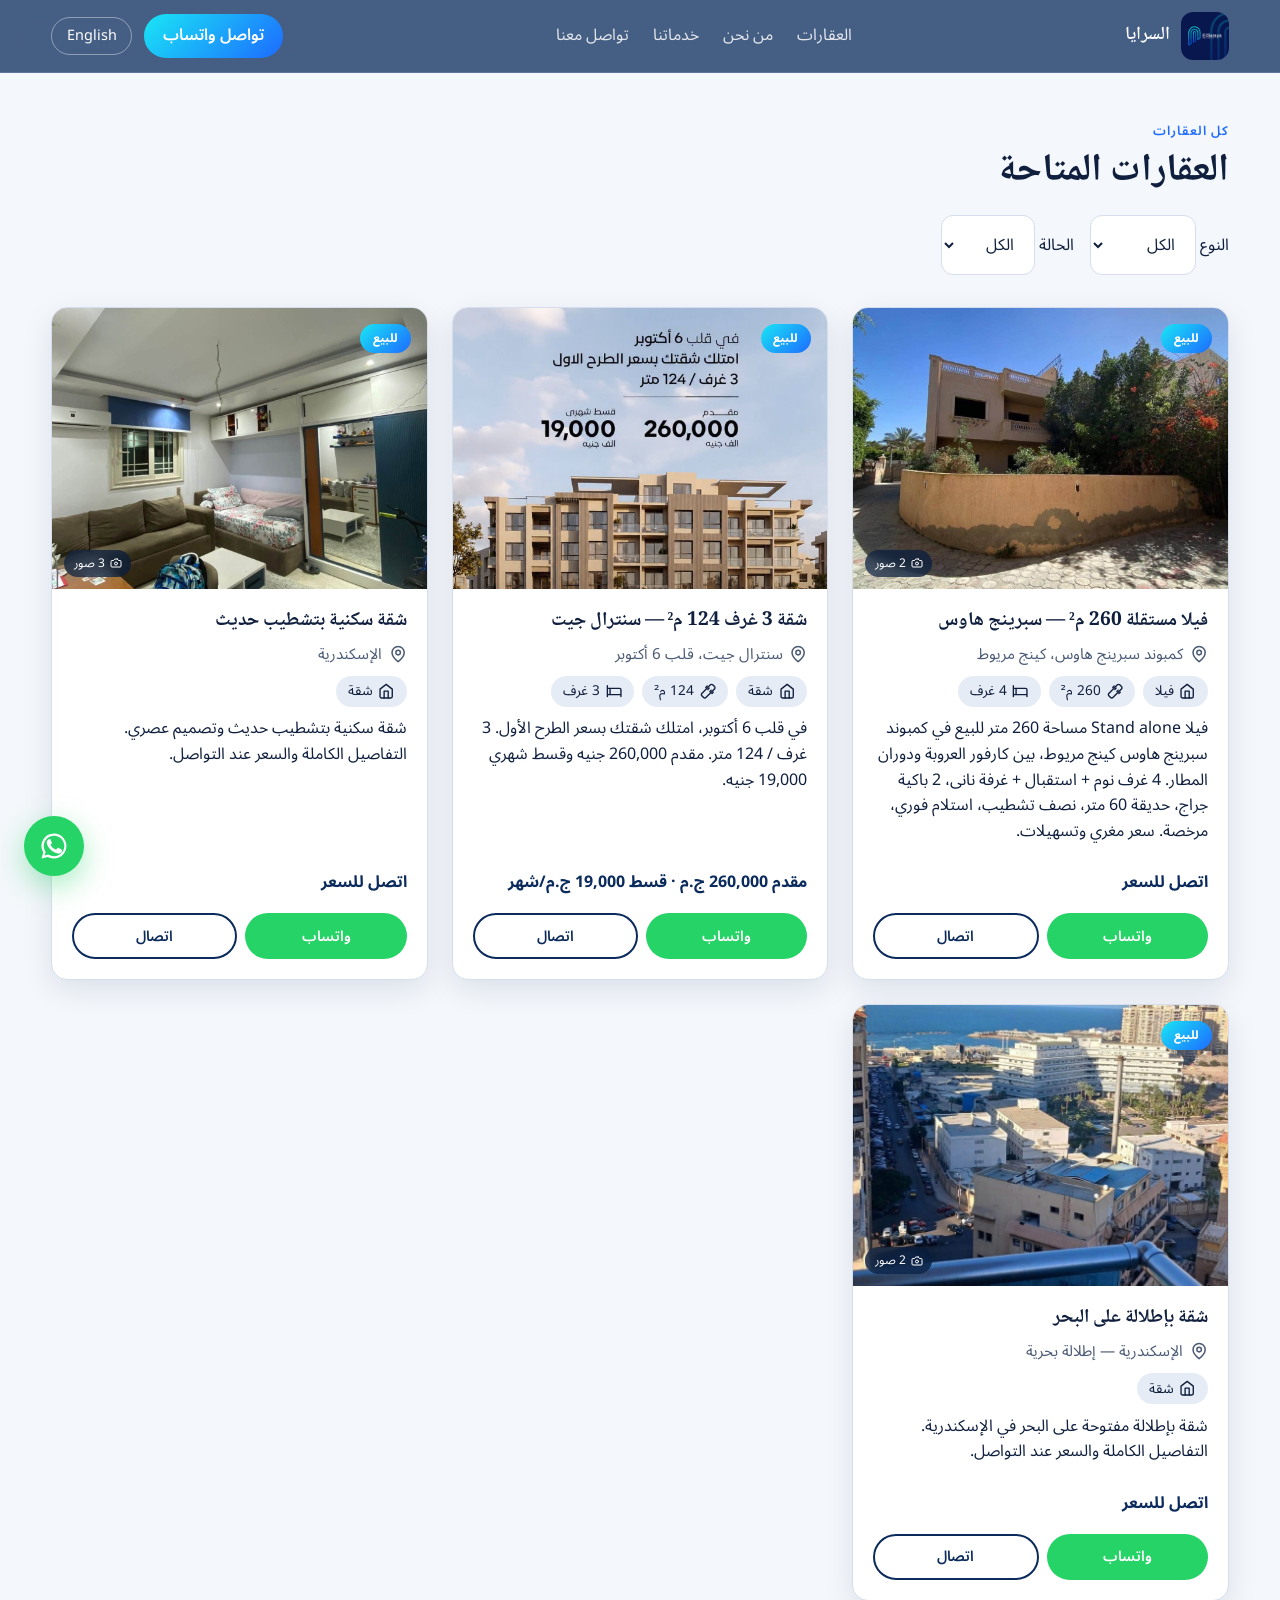
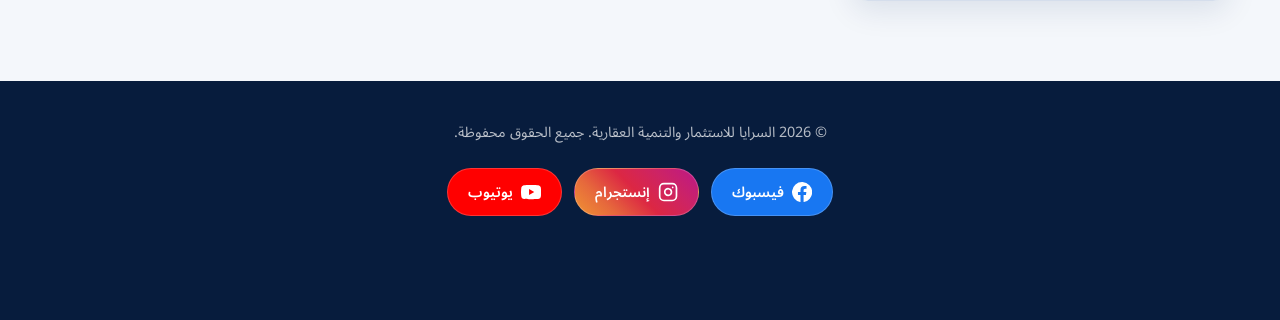
<file: ar/listings.html>
<!DOCTYPE html>
<html lang="ar" dir="rtl">
<head>
<meta charset="UTF-8">
<meta name="viewport" content="width=device-width, initial-scale=1">
<title>العقارات | السرايا للاستثمار والتنمية العقارية</title>
<meta name="description" content="السرايا للاستثمار والتنمية العقارية — شركة مصرية رائدة في التنمية والاستثمار العقاري بالإسكندرية. فلل وشقق للبيع بضمان السرايا.">
<link rel="alternate" hreflang="ar" href="https://mr-h12.github.io/srayh-website/ar/listings.html">
<link rel="alternate" hreflang="en" href="https://mr-h12.github.io/srayh-website/en/listings.html">
<link rel="icon" href="../assets/img/logo.jpg">
<meta property="og:title" content="السرايا للاستثمار والتنمية العقارية">
<meta property="og:image" content="https://mr-h12.github.io/srayh-website/assets/img/cover.jpg">
<link rel="preconnect" href="https://fonts.googleapis.com">
<link rel="preconnect" href="https://fonts.gstatic.com" crossorigin>
<link href="https://fonts.googleapis.com/css2?family=Noto+Naskh+Arabic:wght@400;500;600;700&family=Noto+Sans+Arabic:wght@300;400;500;700&display=swap" rel="stylesheet">
<link rel="stylesheet" href="../assets/style.css">
</head>
<body>

<header class="nav">
  <div class="container">
    <a class="brand" href="./"><img src="../assets/img/logo.jpg" alt="شعار السرايا"><span>السرايا</span></a>
    <button class="menu-btn" aria-label="القائمة" aria-expanded="false" aria-controls="nav-menu"><svg class="i" viewBox="0 0 24 24" fill="none" stroke="currentColor" stroke-width="2" stroke-linecap="round"><path d="M4 6h16M4 12h16M4 18h16"/></svg></button>
    <ul id="nav-menu">
      <li><a href="./#properties">العقارات</a></li>
      <li><a href="./#about">من نحن</a></li>
      <li><a href="./#services">خدماتنا</a></li>
      <li><a href="./#contact">تواصل معنا</a></li>
    </ul>
    <div style="display:flex;gap:.75rem;align-items:center">
      <a class="btn btn-primary nav-cta" href="https://wa.me/201066699577" target="_blank" rel="noopener">تواصل واتساب</a>
      <a class="lang" href="../en/listings.html" lang="en" dir="ltr">English</a>
    </div>
  </div>
</header>


<section style="padding-top:3rem">
  <div class="container">
    <p class="eyebrow">كل العقارات</p>
    <h2>العقارات المتاحة</h2>
    <div class="filters">
      <label>النوع <select id="f-type"><option value="">الكل</option><option value="villa">فيلا</option><option value="apartment">شقة</option><option value="chalet">شاليه</option><option value="land">أرض</option><option value="duplex">دوبلكس</option></select></label>
      <label>الحالة <select id="f-status"><option value="">الكل</option><option value="sale">للبيع</option><option value="rent">للإيجار</option></select></label>
    </div>
    <div class="grid" id="listings"></div>
  </div>
</section>

<footer>
  <div class="container">
    <span>© <span id="y"></span> السرايا للاستثمار والتنمية العقارية. جميع الحقوق محفوظة.</span>
    <div class="social">
      <a class="soc soc-fb" href="https://www.facebook.com/srayh" target="_blank" rel="noopener"><svg class="i" viewBox="0 0 24 24" fill="currentColor"><path d="M24 12a12 12 0 1 0-13.9 11.9v-8.4H7.1V12h3V9.4c0-3 1.8-4.7 4.5-4.7 1.3 0 2.7.2 2.7.2v3h-1.5c-1.5 0-2 .9-2 1.9V12h3.3l-.5 3.5h-2.8v8.4A12 12 0 0 0 24 12z"/></svg><span>فيسبوك</span></a>
      <a class="soc soc-ig" href="https://www.instagram.com/srayh1" target="_blank" rel="noopener"><svg class="i" viewBox="0 0 24 24" fill="none" stroke="currentColor" stroke-width="2" stroke-linecap="round" stroke-linejoin="round"><rect width="20" height="20" x="2" y="2" rx="5"/><path d="M16 11.4A4 4 0 1 1 12.6 8a4 4 0 0 1 3.4 3.4z"/><path d="M17.5 6.5h0"/></svg><span>إنستجرام</span></a>
      <a class="soc soc-yt" href="https://youtube.com/@srayhchannel" target="_blank" rel="noopener"><svg class="i" viewBox="0 0 24 24" fill="currentColor"><path d="M23.5 6.2a3 3 0 0 0-2.1-2.1C19.5 3.6 12 3.6 12 3.6s-7.5 0-9.4.5A3 3 0 0 0 .5 6.2 31 31 0 0 0 0 12a31 31 0 0 0 .5 5.8 3 3 0 0 0 2.1 2.1c1.9.5 9.4.5 9.4.5s7.5 0 9.4-.5a3 3 0 0 0 2.1-2.1A31 31 0 0 0 24 12a31 31 0 0 0-.5-5.8zM9.6 15.6V8.4l6.2 3.6-6.2 3.6z"/></svg><span>يوتيوب</span></a>
    </div>
  </div>
</footer>

<dialog class="lightbox" id="lightbox" aria-label="معرض الصور">
  <button class="lb-close" data-lb="close" aria-label="إغلاق">&times;</button>
  <button class="lb-nav lb-prev" data-lb="prev" aria-label="السابق"><svg viewBox="0 0 24 24" fill="none" stroke="currentColor" stroke-width="2.5" stroke-linecap="round" stroke-linejoin="round"><path d="m15 18-6-6 6-6"/></svg></button>
  <figure><img alt=""><figcaption></figcaption></figure>
  <button class="lb-nav lb-next" data-lb="next" aria-label="التالي"><svg viewBox="0 0 24 24" fill="none" stroke="currentColor" stroke-width="2.5" stroke-linecap="round" stroke-linejoin="round"><path d="m9 18 6-6-6-6"/></svg></button>
</dialog>
<a class="to-top" href="#" aria-label="العودة للأعلى"><svg viewBox="0 0 24 24" fill="none" stroke="currentColor" stroke-width="2.5" stroke-linecap="round" stroke-linejoin="round"><path d="m18 15-6-6-6 6"/></svg></a>
<a class="wa-float" href="https://wa.me/201066699577" target="_blank" rel="noopener" aria-label="تواصل عبر واتساب"><svg viewBox="0 0 24 24" fill="currentColor"><path d="M17.5 14.4c-.3-.1-1.8-.9-2-1s-.5-.1-.7.1-.8 1-.9 1.2-.3.2-.6.1a8 8 0 0 1-4-3.5c-.3-.5.3-.5.9-1.6.1-.2 0-.4 0-.5l-.9-2.2c-.2-.6-.5-.5-.7-.5h-.6a1.1 1.1 0 0 0-.8.4 3.4 3.4 0 0 0-1 2.5c0 1.5 1.1 2.9 1.2 3.1s2.1 3.3 5.2 4.6c1.9.8 2.7.9 3.6.8.6-.1 1.8-.7 2-1.4.3-.7.3-1.3.2-1.4l-.6-.3zM12 2a10 10 0 0 0-8.6 15.1L2 22l5-1.3A10 10 0 1 0 12 2zm0 18.2a8.2 8.2 0 0 1-4.2-1.2l-.3-.2-3 .8.8-2.9-.2-.3A8.2 8.2 0 1 1 12 20.2z"/></svg></a>

<script>document.getElementById('y').textContent = new Date().getFullYear();</script>
<script src="../assets/app.js"></script>
</body>
</html>
</file>
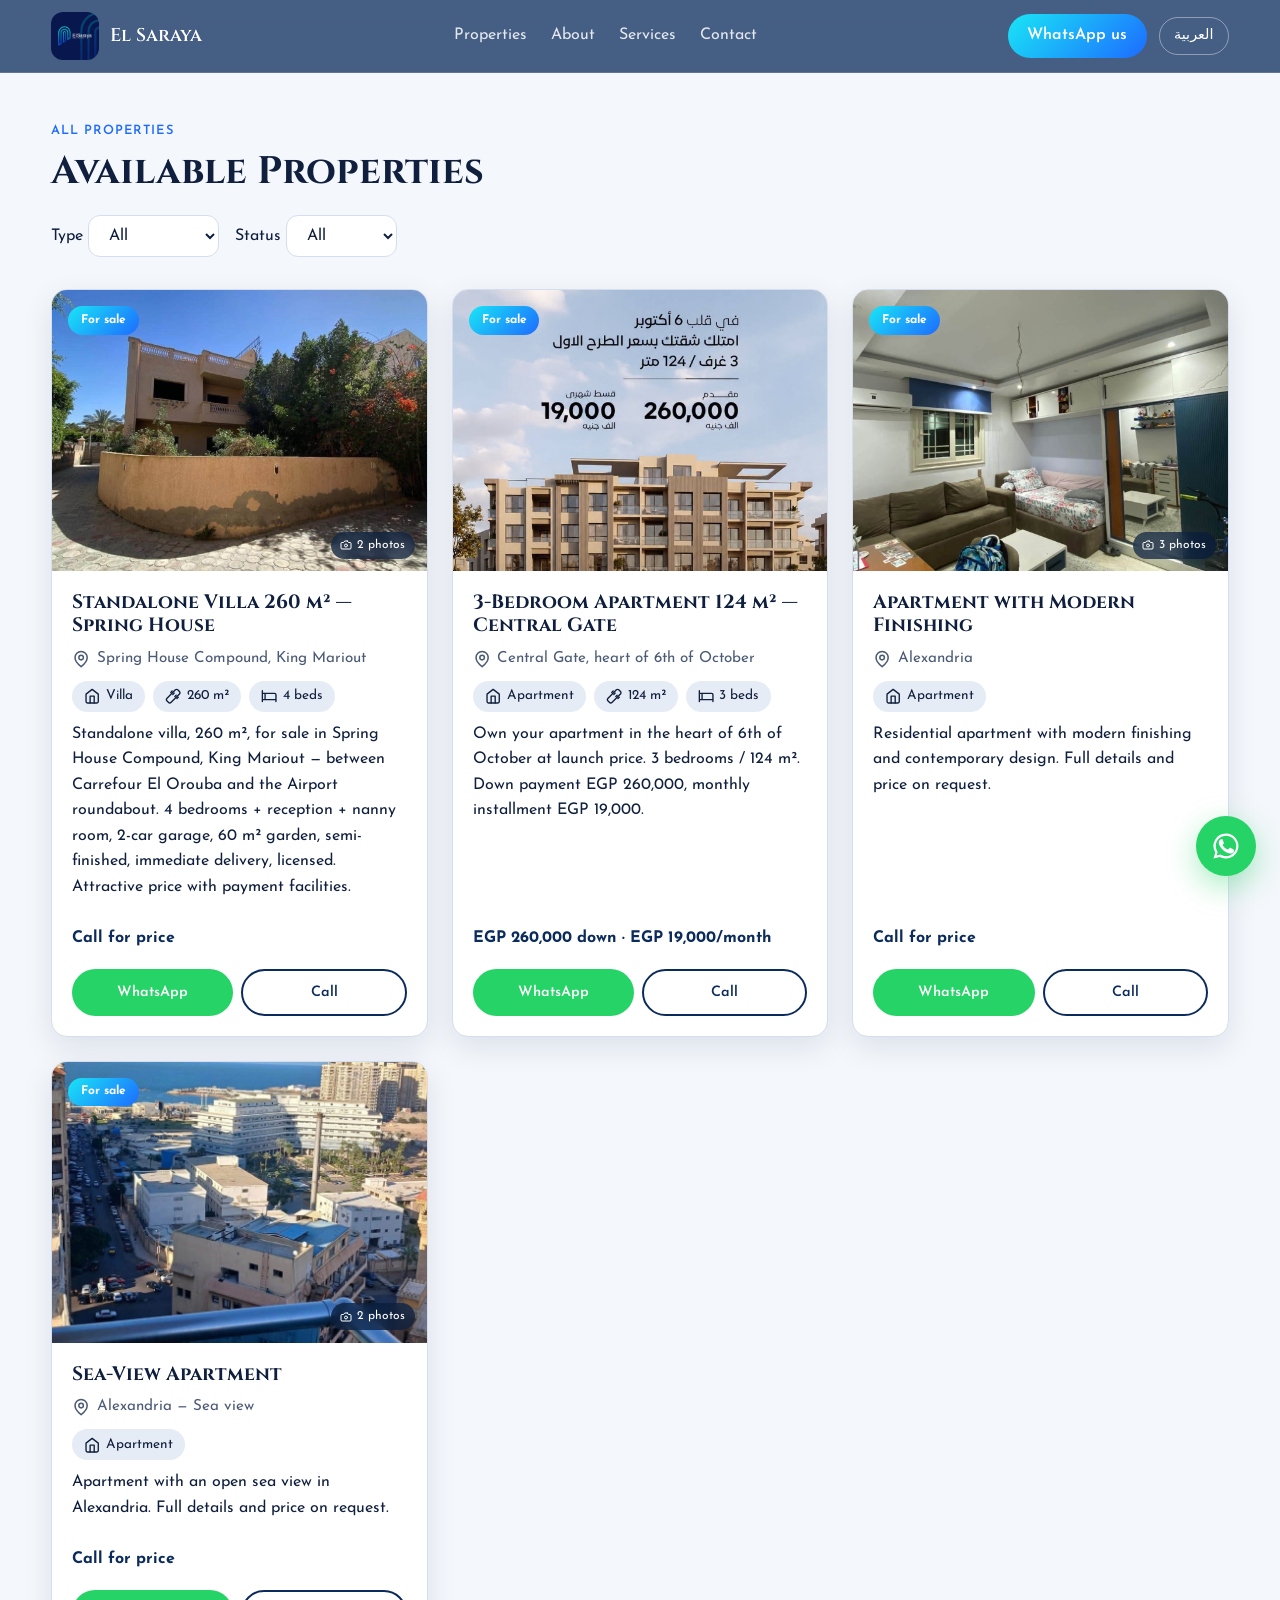
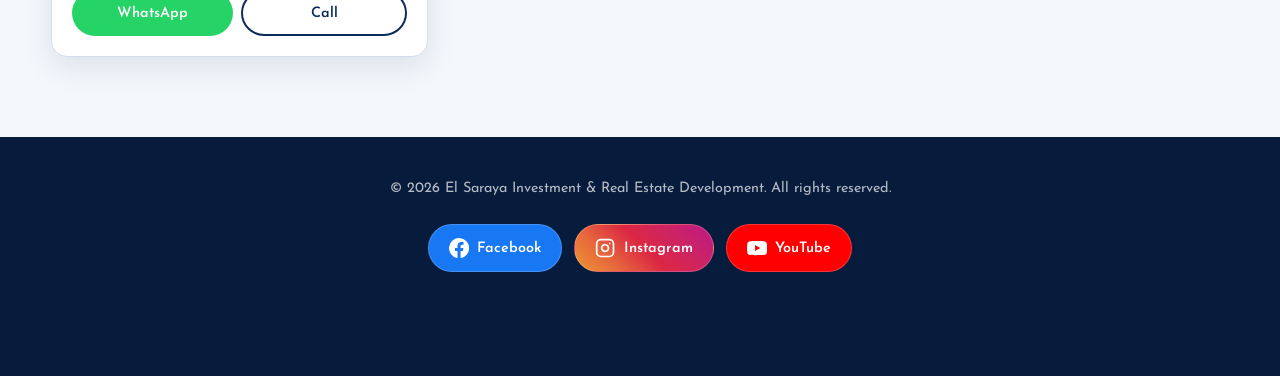
<file: en/listings.html>
<!DOCTYPE html>
<html lang="en" dir="ltr">
<head>
<meta charset="UTF-8">
<meta name="viewport" content="width=device-width, initial-scale=1">
<title>Properties | El Saraya Real Estate</title>
<meta name="description" content="El Saraya Investment &amp; Real Estate Development — a leading Egyptian real estate developer in Alexandria. Villas and apartments for sale, guaranteed by El Saraya.">
<link rel="alternate" hreflang="ar" href="https://mr-h12.github.io/srayh-website/ar/listings.html">
<link rel="alternate" hreflang="en" href="https://mr-h12.github.io/srayh-website/en/listings.html">
<link rel="icon" href="../assets/img/logo.jpg">
<meta property="og:title" content="El Saraya Investment &amp; Real Estate Development">
<meta property="og:image" content="https://mr-h12.github.io/srayh-website/assets/img/cover.jpg">
<link rel="preconnect" href="https://fonts.googleapis.com">
<link rel="preconnect" href="https://fonts.gstatic.com" crossorigin>
<link href="https://fonts.googleapis.com/css2?family=Cinzel:wght@400;500;600;700&family=Josefin+Sans:wght@300;400;500;600;700&display=swap" rel="stylesheet">
<link rel="stylesheet" href="../assets/style.css">
</head>
<body>

<header class="nav">
  <div class="container">
    <a class="brand" href="./"><img src="../assets/img/logo.jpg" alt="El Saraya logo"><span>El Saraya</span></a>
    <button class="menu-btn" aria-label="Menu" aria-expanded="false" aria-controls="nav-menu"><svg class="i" viewBox="0 0 24 24" fill="none" stroke="currentColor" stroke-width="2" stroke-linecap="round"><path d="M4 6h16M4 12h16M4 18h16"/></svg></button>
    <ul id="nav-menu">
      <li><a href="./#properties">Properties</a></li>
      <li><a href="./#about">About</a></li>
      <li><a href="./#services">Services</a></li>
      <li><a href="./#contact">Contact</a></li>
    </ul>
    <div style="display:flex;gap:.75rem;align-items:center">
      <a class="btn btn-primary nav-cta" href="https://wa.me/201066699577" target="_blank" rel="noopener">WhatsApp us</a>
      <a class="lang" href="../ar/listings.html" lang="ar" dir="rtl">العربية</a>
    </div>
  </div>
</header>


<section style="padding-top:3rem">
  <div class="container">
    <p class="eyebrow">All properties</p>
    <h2>Available Properties</h2>
    <div class="filters">
      <label>Type <select id="f-type"><option value="">All</option><option value="villa">Villa</option><option value="apartment">Apartment</option><option value="chalet">Chalet</option><option value="land">Land</option><option value="duplex">Duplex</option></select></label>
      <label>Status <select id="f-status"><option value="">All</option><option value="sale">For sale</option><option value="rent">For rent</option></select></label>
    </div>
    <div class="grid" id="listings"></div>
  </div>
</section>

<footer>
  <div class="container">
    <span>© <span id="y"></span> El Saraya Investment &amp; Real Estate Development. All rights reserved.</span>
    <div class="social">
      <a class="soc soc-fb" href="https://www.facebook.com/srayh" target="_blank" rel="noopener"><svg class="i" viewBox="0 0 24 24" fill="currentColor"><path d="M24 12a12 12 0 1 0-13.9 11.9v-8.4H7.1V12h3V9.4c0-3 1.8-4.7 4.5-4.7 1.3 0 2.7.2 2.7.2v3h-1.5c-1.5 0-2 .9-2 1.9V12h3.3l-.5 3.5h-2.8v8.4A12 12 0 0 0 24 12z"/></svg><span>Facebook</span></a>
      <a class="soc soc-ig" href="https://www.instagram.com/srayh1" target="_blank" rel="noopener"><svg class="i" viewBox="0 0 24 24" fill="none" stroke="currentColor" stroke-width="2" stroke-linecap="round" stroke-linejoin="round"><rect width="20" height="20" x="2" y="2" rx="5"/><path d="M16 11.4A4 4 0 1 1 12.6 8a4 4 0 0 1 3.4 3.4z"/><path d="M17.5 6.5h0"/></svg><span>Instagram</span></a>
      <a class="soc soc-yt" href="https://youtube.com/@srayhchannel" target="_blank" rel="noopener"><svg class="i" viewBox="0 0 24 24" fill="currentColor"><path d="M23.5 6.2a3 3 0 0 0-2.1-2.1C19.5 3.6 12 3.6 12 3.6s-7.5 0-9.4.5A3 3 0 0 0 .5 6.2 31 31 0 0 0 0 12a31 31 0 0 0 .5 5.8 3 3 0 0 0 2.1 2.1c1.9.5 9.4.5 9.4.5s7.5 0 9.4-.5a3 3 0 0 0 2.1-2.1A31 31 0 0 0 24 12a31 31 0 0 0-.5-5.8zM9.6 15.6V8.4l6.2 3.6-6.2 3.6z"/></svg><span>YouTube</span></a>
    </div>
  </div>
</footer>

<dialog class="lightbox" id="lightbox" aria-label="Photo gallery">
  <button class="lb-close" data-lb="close" aria-label="Close">&times;</button>
  <button class="lb-nav lb-prev" data-lb="prev" aria-label="Previous"><svg viewBox="0 0 24 24" fill="none" stroke="currentColor" stroke-width="2.5" stroke-linecap="round" stroke-linejoin="round"><path d="m15 18-6-6 6-6"/></svg></button>
  <figure><img alt=""><figcaption></figcaption></figure>
  <button class="lb-nav lb-next" data-lb="next" aria-label="Next"><svg viewBox="0 0 24 24" fill="none" stroke="currentColor" stroke-width="2.5" stroke-linecap="round" stroke-linejoin="round"><path d="m9 18 6-6-6-6"/></svg></button>
</dialog>
<a class="to-top" href="#" aria-label="Back to top"><svg viewBox="0 0 24 24" fill="none" stroke="currentColor" stroke-width="2.5" stroke-linecap="round" stroke-linejoin="round"><path d="m18 15-6-6-6 6"/></svg></a>
<a class="wa-float" href="https://wa.me/201066699577" target="_blank" rel="noopener" aria-label="Chat on WhatsApp"><svg viewBox="0 0 24 24" fill="currentColor"><path d="M17.5 14.4c-.3-.1-1.8-.9-2-1s-.5-.1-.7.1-.8 1-.9 1.2-.3.2-.6.1a8 8 0 0 1-4-3.5c-.3-.5.3-.5.9-1.6.1-.2 0-.4 0-.5l-.9-2.2c-.2-.6-.5-.5-.7-.5h-.6a1.1 1.1 0 0 0-.8.4 3.4 3.4 0 0 0-1 2.5c0 1.5 1.1 2.9 1.2 3.1s2.1 3.3 5.2 4.6c1.9.8 2.7.9 3.6.8.6-.1 1.8-.7 2-1.4.3-.7.3-1.3.2-1.4l-.6-.3zM12 2a10 10 0 0 0-8.6 15.1L2 22l5-1.3A10 10 0 1 0 12 2zm0 18.2a8.2 8.2 0 0 1-4.2-1.2l-.3-.2-3 .8.8-2.9-.2-.3A8.2 8.2 0 1 1 12 20.2z"/></svg></a>

<script>document.getElementById('y').textContent = new Date().getFullYear();</script>
<script src="../assets/app.js"></script>
</body>
</html>
</file>
<file: assets/style.css>
/* El Saraya — brand tokens from logo: navy, cyan→blue gradient, white */
:root {
  --navy: #0b2b5c;
  --navy-deep: #071c3d;
  --cyan: #19e6f5;
  --blue: #1d6bff;
  --primary: #0b2b5c;
  --on-primary: #ffffff;
  --accent: #1d6bff;
  --on-accent: #ffffff;
  --bg: #f4f7fb;
  --fg: #0f1f3d;
  --card: #ffffff;
  --muted: #e6ecf5;
  --muted-fg: #4b5a75;
  --border: #d5deec;
  --grad: linear-gradient(135deg, var(--cyan), var(--blue));
  --radius: 16px;
  --shadow: 0 10px 30px rgba(11, 43, 92, .10);
  --font-head: 'Cinzel', 'Noto Naskh Arabic', serif;
  --font-body: 'Josefin Sans', 'Noto Sans Arabic', system-ui, sans-serif;
  --ease: 220ms ease;
}
[lang="ar"] {
  --font-head: 'Noto Naskh Arabic', serif;
  --font-body: 'Noto Sans Arabic', system-ui, sans-serif;
}

*, *::before, *::after { box-sizing: border-box; }
html { scroll-behavior: smooth; }
body { margin: 0; background: var(--bg); color: var(--fg); font-family: var(--font-body); line-height: 1.6; font-size: 16px; }
img { max-width: 100%; display: block; }
a { color: inherit; text-decoration: none; }
h1, h2, h3 { font-family: var(--font-head); line-height: 1.2; margin: 0 0 .5em; }
h1 { font-size: clamp(2rem, 5vw, 3.5rem); }
h2 { font-size: clamp(1.6rem, 3vw, 2.4rem); }
h3 { font-size: 1.2rem; }
p { margin: 0 0 1em; }
.container { width: min(1200px, 92%); margin-inline: auto; }
section { padding-block: 5rem; }
.eyebrow { color: var(--blue); font-weight: 600; letter-spacing: .08em; text-transform: uppercase; font-size: .8rem; margin-bottom: .5rem; }
.center { text-align: center; }
svg.i { width: 1.2em; height: 1.2em; vertical-align: -.25em; flex-shrink: 0; }
:focus-visible { outline: 3px solid var(--cyan); outline-offset: 3px; }

/* Buttons */
.btn { display: inline-flex; align-items: center; gap: .5rem; padding: .9rem 1.6rem; border-radius: 999px; font-weight: 600; cursor: pointer; border: 0; transition: transform var(--ease), box-shadow var(--ease), background var(--ease); }
.btn:hover { transform: translateY(-2px); box-shadow: 0 8px 24px rgba(29,107,255,.3); }
.btn-primary { background: var(--grad); color: var(--on-accent); }
.btn-ghost { background: rgba(255,255,255,.12); color: #fff; border: 1px solid rgba(255,255,255,.35); backdrop-filter: blur(10px); }
.btn-outline { background: transparent; color: var(--primary); border: 2px solid var(--primary); }
.btn-outline:hover { background: var(--primary); color: #fff; }
.btn-wa { background: #25d366; color: #fff; }

/* Nav — glass */
.nav { position: sticky; top: 0; z-index: 50; background: rgba(11,43,92,.75); backdrop-filter: blur(14px); -webkit-backdrop-filter: blur(14px); border-bottom: 1px solid rgba(255,255,255,.15); color: #fff; }
.nav .container { display: flex; align-items: center; justify-content: space-between; gap: 1rem; height: 72px; }
.brand { display: flex; align-items: center; gap: .7rem; font-family: var(--font-head); font-weight: 600; font-size: 1.15rem; }
.brand img { height: 48px; width: 48px; border-radius: 12px; }
.nav ul { display: flex; gap: 1.5rem; list-style: none; margin: 0; padding: 0; }
.nav ul a { opacity: .85; transition: opacity var(--ease); }
.nav ul a:hover { opacity: 1; }
.lang { padding: .4rem .9rem; border-radius: 999px; border: 1px solid rgba(255,255,255,.4); font-size: .9rem; transition: background var(--ease); }
.lang:hover { background: rgba(255,255,255,.15); }
.nav-cta { display: none; }
@media (min-width: 900px) { .nav-cta { display: inline-flex; padding: .6rem 1.2rem; } }
@media (max-width: 720px) { .nav ul { display: none; } }

/* Hero */
.hero { position: relative; min-height: clamp(560px, 88vh, 820px); display: grid; place-items: center; color: #fff; padding-block: 6rem; background: var(--navy-deep) url(img/p7.jpg) center/cover no-repeat; isolation: isolate; }
.hero::before { content: ""; position: absolute; inset: 0; z-index: -1; background: linear-gradient(180deg, rgba(7,28,61,.85), rgba(11,43,92,.75) 60%, var(--bg) 100%); }
.hero-card { max-width: 760px; text-align: center; padding: 3rem 2rem; border-radius: 28px; background: rgba(255,255,255,.08); border: 1px solid rgba(255,255,255,.2); backdrop-filter: blur(16px); -webkit-backdrop-filter: blur(16px); box-shadow: 0 30px 80px rgba(0,0,0,.35); }
.hero-card h1 { background: linear-gradient(90deg, #fff, var(--cyan)); -webkit-background-clip: text; background-clip: text; color: transparent; }
.hero-card p { font-size: 1.15rem; opacity: .9; max-width: 56ch; margin-inline: auto; }
.hero-actions { display: flex; flex-wrap: wrap; gap: 1rem; justify-content: center; margin-top: 2rem; }

/* Stats strip */
.stats { margin-top: -3.5rem; position: relative; z-index: 2; padding-block: 0; }
.stats .container { display: grid; grid-template-columns: repeat(auto-fit, minmax(200px, 1fr)); gap: 1rem; }
.stat { background: var(--card); border: 1px solid var(--border); border-radius: var(--radius); padding: 1.5rem; text-align: center; box-shadow: var(--shadow); }
.stat b { display: block; font-size: 2rem; font-family: var(--font-head); background: var(--grad); -webkit-background-clip: text; background-clip: text; color: transparent; }
.stat span { color: var(--muted-fg); font-size: .95rem; }

/* Listings grid */
.grid { display: grid; grid-template-columns: repeat(auto-fill, minmax(300px, 1fr)); gap: 1.5rem; }
.card { background: var(--card); border: 1px solid var(--border); border-radius: var(--radius); overflow: hidden; box-shadow: var(--shadow); display: flex; flex-direction: column; transition: transform var(--ease), box-shadow var(--ease); }
.card:hover { transform: translateY(-4px); box-shadow: 0 18px 40px rgba(11,43,92,.16); }
.card-media { position: relative; display: block; aspect-ratio: 4/3; overflow: hidden; background: var(--muted); font: inherit; color: inherit; }
.card-media img { width: 100%; height: 100%; object-fit: cover; transition: transform 400ms ease; }
.card:hover .card-media img { transform: scale(1.05); }
.badge { position: absolute; top: 1rem; inset-inline-start: 1rem; padding: .3rem .8rem; border-radius: 999px; font-size: .75rem; font-weight: 700; background: var(--grad); color: #fff; }
.card-body { padding: 1.25rem; display: flex; flex-direction: column; gap: .6rem; flex: 1; }
.card-body h3 { margin: 0; }
.loc { color: var(--muted-fg); display: flex; align-items: center; gap: .4rem; font-size: .95rem; }
.chips { display: flex; flex-wrap: wrap; gap: .5rem; }
.chip { display: inline-flex; align-items: center; gap: .35rem; background: var(--muted); border-radius: 999px; padding: .3rem .75rem; font-size: .85rem; }
.price { font-weight: 700; color: var(--primary); margin-top: auto; }
.card-actions { display: flex; gap: .5rem; margin-top: .5rem; }
.card-actions .btn { padding: .6rem 1rem; font-size: .9rem; flex: 1; justify-content: center; }
.filters { display: flex; flex-wrap: wrap; gap: 1rem; margin-bottom: 2rem; }
.filters select { padding: .7rem 1rem; border-radius: 12px; border: 1px solid var(--border); background: var(--card); font: inherit; color: var(--fg); cursor: pointer; }
.empty { color: var(--muted-fg); text-align: center; padding: 3rem; }

/* About */
.about { background: var(--card); }
.about .container { display: grid; grid-template-columns: 1fr 1fr; gap: 3rem; align-items: center; }
.about img { border-radius: var(--radius); box-shadow: var(--shadow); }
.about ul { padding-inline-start: 1.2rem; color: var(--muted-fg); }
@media (max-width: 800px) { .about .container { grid-template-columns: 1fr; } }

/* Services */
.services .grid { grid-template-columns: repeat(auto-fit, minmax(240px, 1fr)); }
.service { background: var(--card); border: 1px solid var(--border); border-radius: var(--radius); padding: 1.75rem; }
.service .ico { width: 48px; height: 48px; border-radius: 12px; background: var(--grad); color: #fff; display: grid; place-items: center; margin-bottom: 1rem; }
.service .ico svg { width: 24px; height: 24px; }

/* Contact */
.contact { background: var(--navy); color: #fff; }
.contact .container { display: grid; grid-template-columns: 1fr 1fr; gap: 3rem; align-items: start; }
.contact-list { list-style: none; padding: 0; margin: 1.5rem 0; display: grid; gap: 1rem; }
.contact-list a { display: flex; align-items: center; gap: .8rem; padding: 1rem 1.2rem; border-radius: 14px; background: rgba(255,255,255,.08); border: 1px solid rgba(255,255,255,.15); transition: background var(--ease); }
.contact-list a:hover { background: rgba(255,255,255,.16); }
.contact iframe { width: 100%; height: 100%; min-height: 380px; border: 0; border-radius: var(--radius); }
@media (max-width: 800px) { .contact .container { grid-template-columns: 1fr; } }

/* Footer */
footer { background: var(--navy-deep); color: rgba(255,255,255,.7); padding: 2.5rem 0 6.5rem; font-size: .9rem; }
footer .container { display: flex; flex-direction: column; align-items: center; gap: 1.5rem; text-align: center; }

/* Social pills — brand colors, big hit targets */
.social { display: flex; flex-wrap: wrap; gap: .75rem; }
.soc { display: inline-flex; align-items: center; gap: .5rem; min-height: 48px; padding: .6rem 1.25rem; border-radius: 999px; color: #fff; font-weight: 600; border: 1px solid rgba(255,255,255,.2); transition: transform var(--ease), box-shadow var(--ease), filter var(--ease); }
.soc svg { width: 1.4em; height: 1.4em; }
.soc:hover { transform: translateY(-3px); filter: brightness(1.1); box-shadow: 0 10px 24px rgba(0,0,0,.3); }
.soc-fb { background: #1877f2; }
.soc-ig { background: linear-gradient(45deg, #f09433, #e6683c, #dc2743, #cc2366, #bc1888); }
.soc-yt { background: #ff0000; }
.contact .social { margin-top: .5rem; }

/* Mobile menu */
.menu-btn { display: none; background: none; border: 1px solid rgba(255,255,255,.35); color: #fff; border-radius: 10px; width: 44px; height: 44px; cursor: pointer; place-items: center; }
.menu-btn svg { width: 24px; height: 24px; }
@media (max-width: 720px) {
  .menu-btn { display: grid; order: 3; }
  .nav .container { flex-wrap: wrap; height: auto; padding-block: .75rem; }
  .nav ul { display: none; flex-direction: column; width: 100%; order: 4; gap: 0; border-top: 1px solid rgba(255,255,255,.15); padding-top: .5rem; }
  .nav ul.open { display: flex; }
  .nav ul a { display: block; padding: .8rem .25rem; }
}

/* Scroll reveal */
.reveal { opacity: 0; transform: translateY(24px); transition: opacity 600ms ease, transform 600ms ease; }
.reveal.in { opacity: 1; transform: none; }

/* Card gallery */
.card-media { cursor: zoom-in; }
.count { position: absolute; bottom: .75rem; inset-inline-end: .75rem; display: inline-flex; align-items: center; gap: .3rem; padding: .25rem .6rem; border-radius: 999px; background: rgba(7,28,61,.7); color: #fff; font-size: .75rem; backdrop-filter: blur(6px); }
.count svg { width: 1em; height: 1em; }

/* Lightbox */
.lightbox { border: 0; padding: 0; background: transparent; max-width: 100vw; max-height: 100vh; width: 100%; height: 100%; }
.lightbox::backdrop { background: rgba(7,28,61,.92); backdrop-filter: blur(8px); }
.lightbox figure { margin: 0; width: 100%; height: 100%; display: grid; place-items: center; grid-template-rows: 1fr auto; padding: 4rem 1rem 2rem; }
.lightbox img { max-width: min(1200px, 100%); max-height: calc(100vh - 8rem); object-fit: contain; border-radius: 12px; box-shadow: 0 30px 80px rgba(0,0,0,.5); }
.lightbox figcaption { color: #fff; margin-top: 1rem; font-size: 1.05rem; text-align: center; }
.lb-close, .lb-nav { position: fixed; z-index: 2; width: 52px; height: 52px; border-radius: 50%; border: 1px solid rgba(255,255,255,.3); background: rgba(255,255,255,.12); color: #fff; cursor: pointer; display: grid; place-items: center; font-size: 2rem; line-height: 1; transition: background var(--ease); }
.lb-close:hover, .lb-nav:hover { background: rgba(255,255,255,.28); }
.lb-close { top: 1rem; inset-inline-end: 1rem; }
.lb-nav { top: 50%; transform: translateY(-50%); }
.lb-nav svg { width: 28px; height: 28px; }
.lb-prev { left: 1rem; } .lb-next { right: 1rem; }
[dir="rtl"] .lb-nav svg { transform: scaleX(-1); }

/* Back to top */
.to-top { position: fixed; bottom: 1.5rem; inset-inline-start: 1.5rem; z-index: 60; width: 48px; height: 48px; border-radius: 50%; background: var(--card); color: var(--primary); border: 1px solid var(--border); display: grid; place-items: center; box-shadow: var(--shadow); opacity: 0; pointer-events: none; transition: opacity var(--ease), transform var(--ease); }
.to-top.show { opacity: 1; pointer-events: auto; }
.to-top:hover { transform: translateY(-3px); }
.to-top svg { width: 22px; height: 22px; }

/* Floating WhatsApp */
.wa-float { position: fixed; bottom: 1.5rem; inset-inline-end: 1.5rem; z-index: 60; width: 60px; height: 60px; border-radius: 50%; background: #25d366; color: #fff; display: grid; place-items: center; box-shadow: 0 10px 30px rgba(37,211,102,.4); transition: transform var(--ease); }
.wa-float:hover { transform: scale(1.08); }
.wa-float svg { width: 30px; height: 30px; }

@media (prefers-reduced-motion: reduce) {
  html { scroll-behavior: auto; }
  *, *::before, *::after { transition: none !important; animation: none !important; }
  .card:hover, .btn:hover, .wa-float:hover, .soc:hover, .to-top:hover { transform: none; }
  .reveal { opacity: 1; transform: none; }
}
</file>
